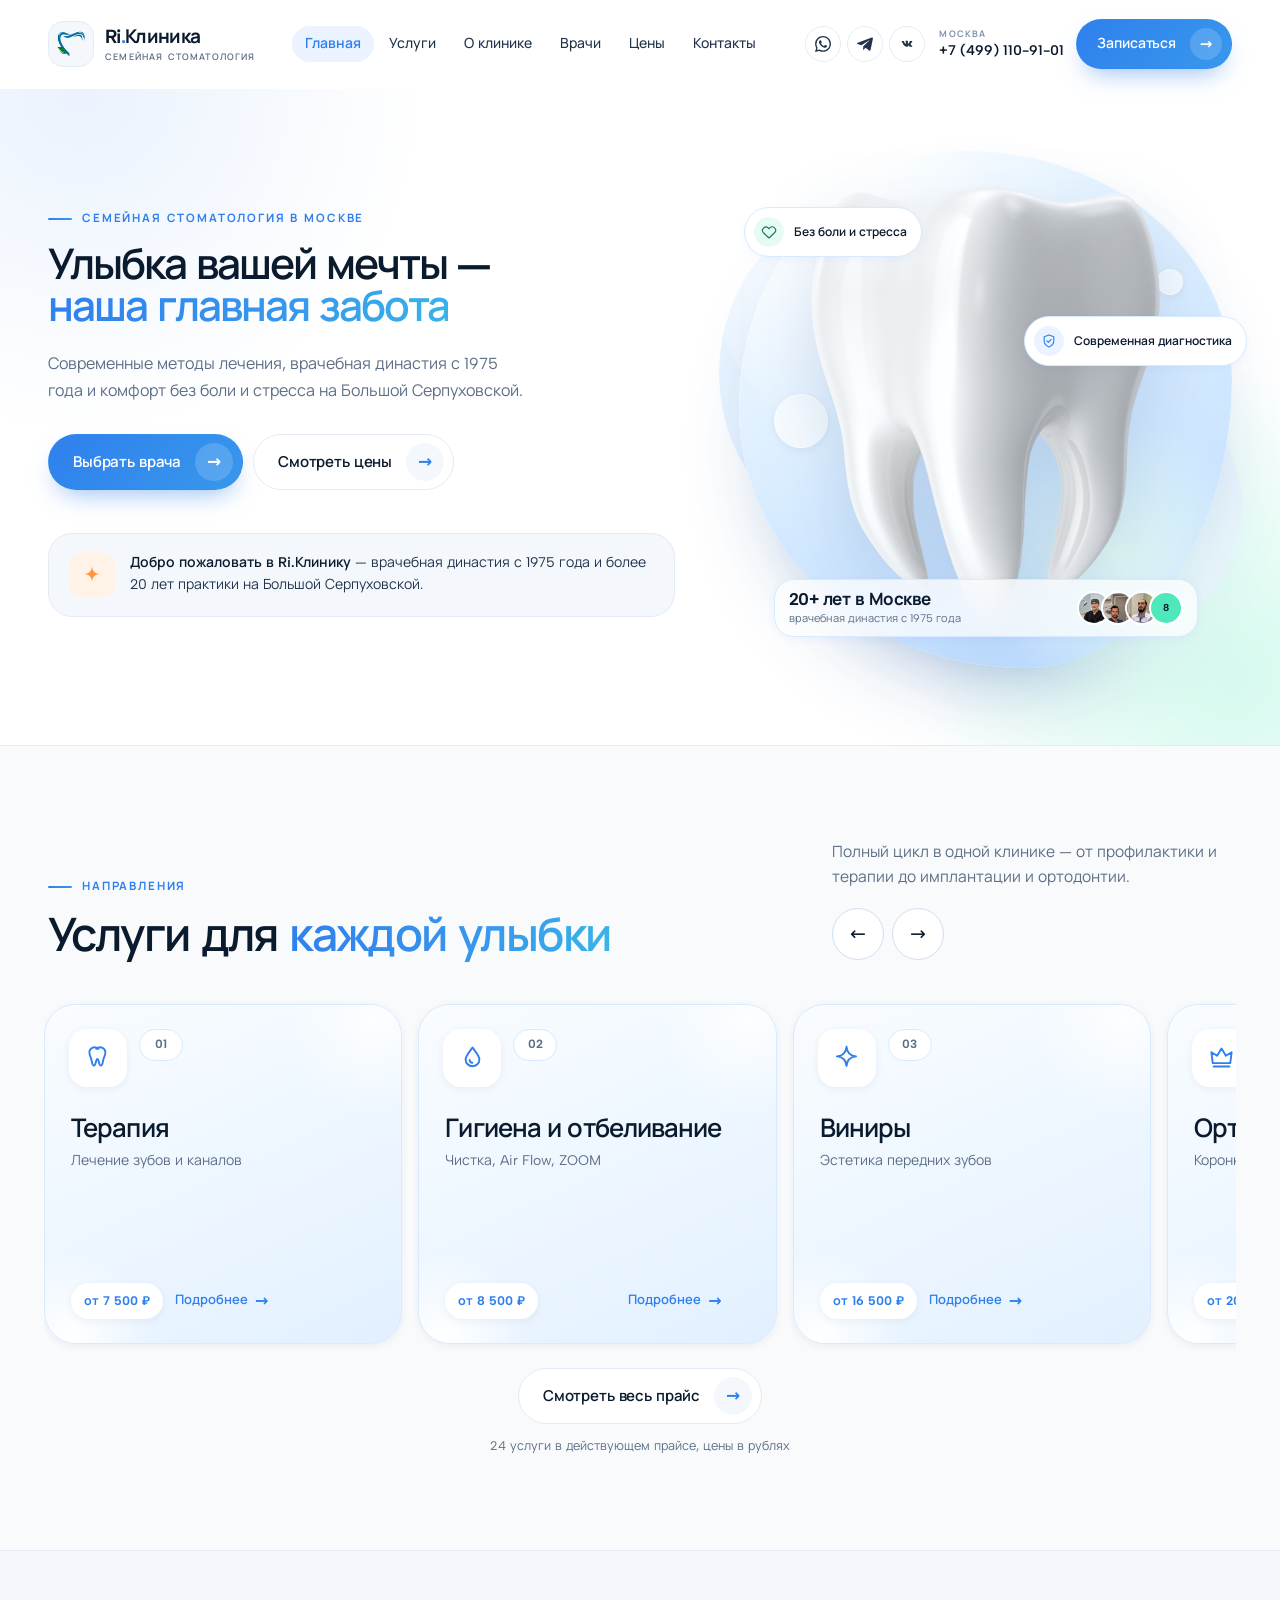
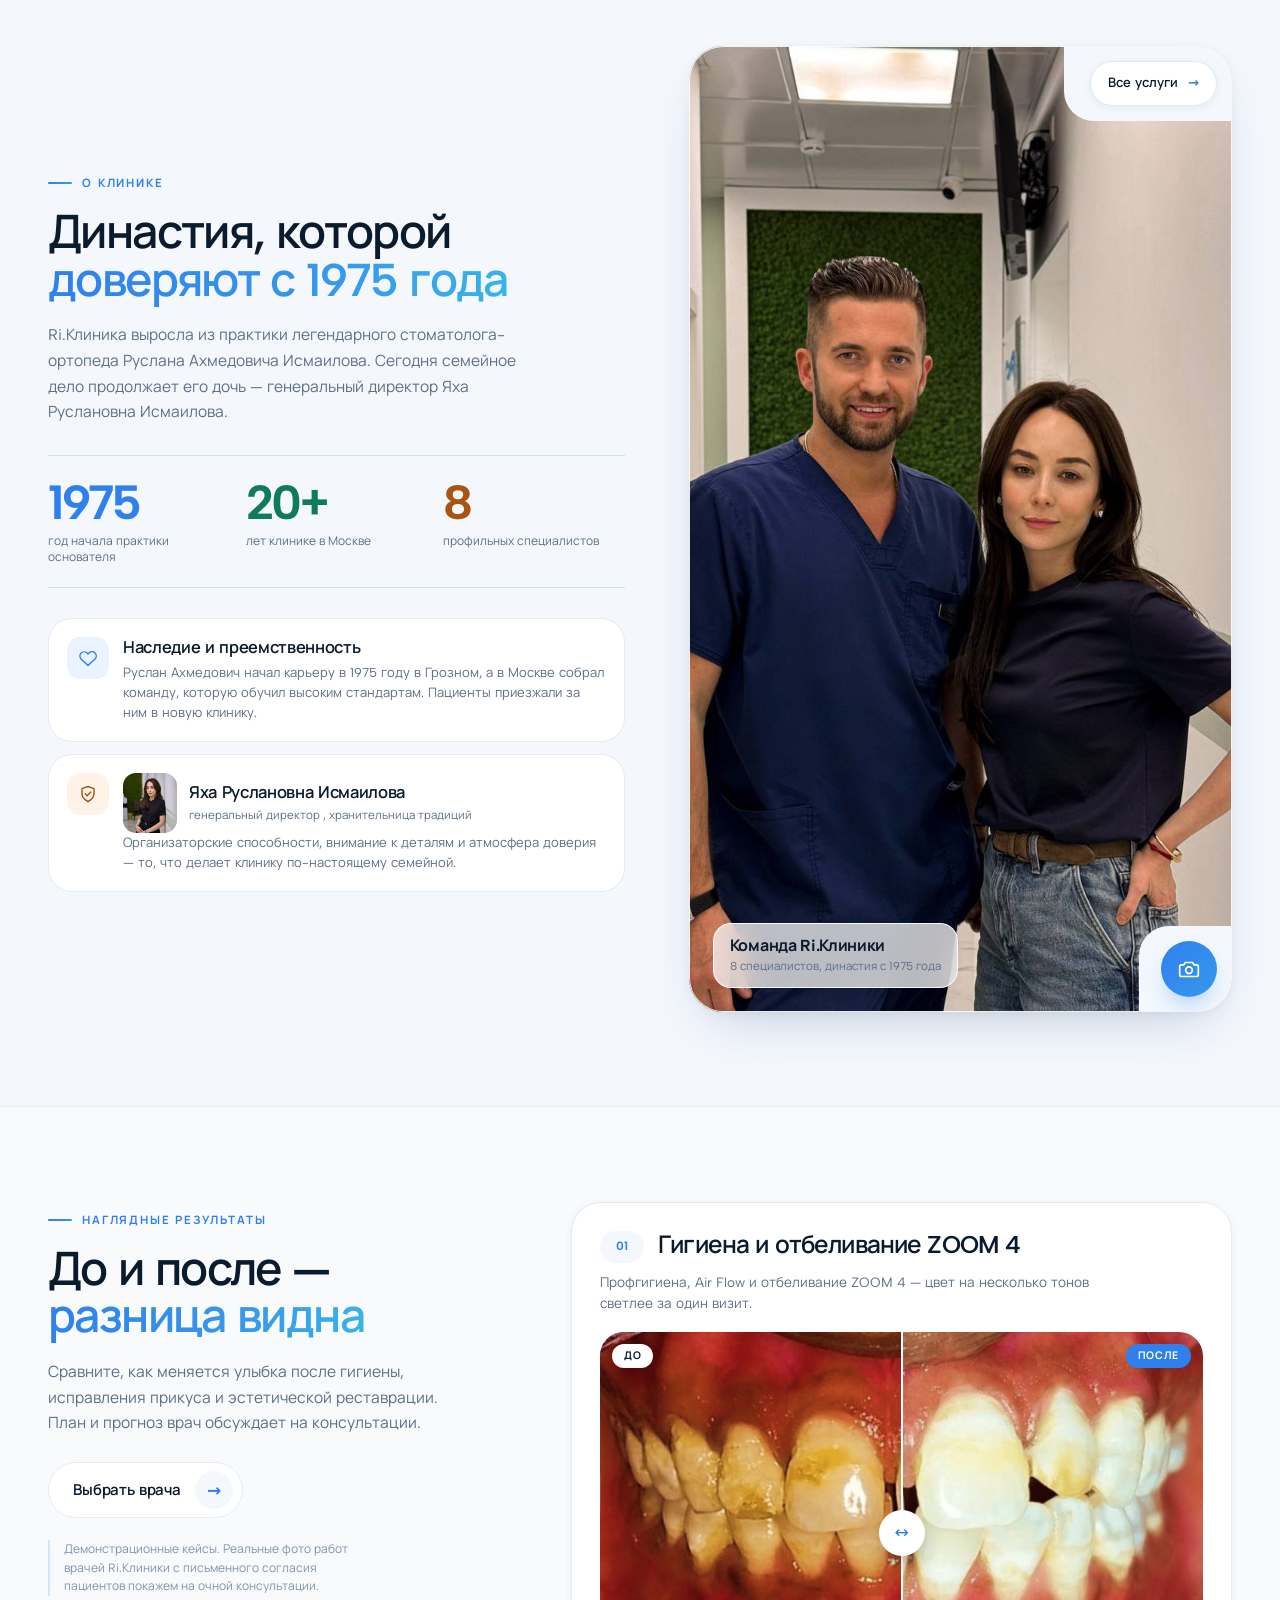
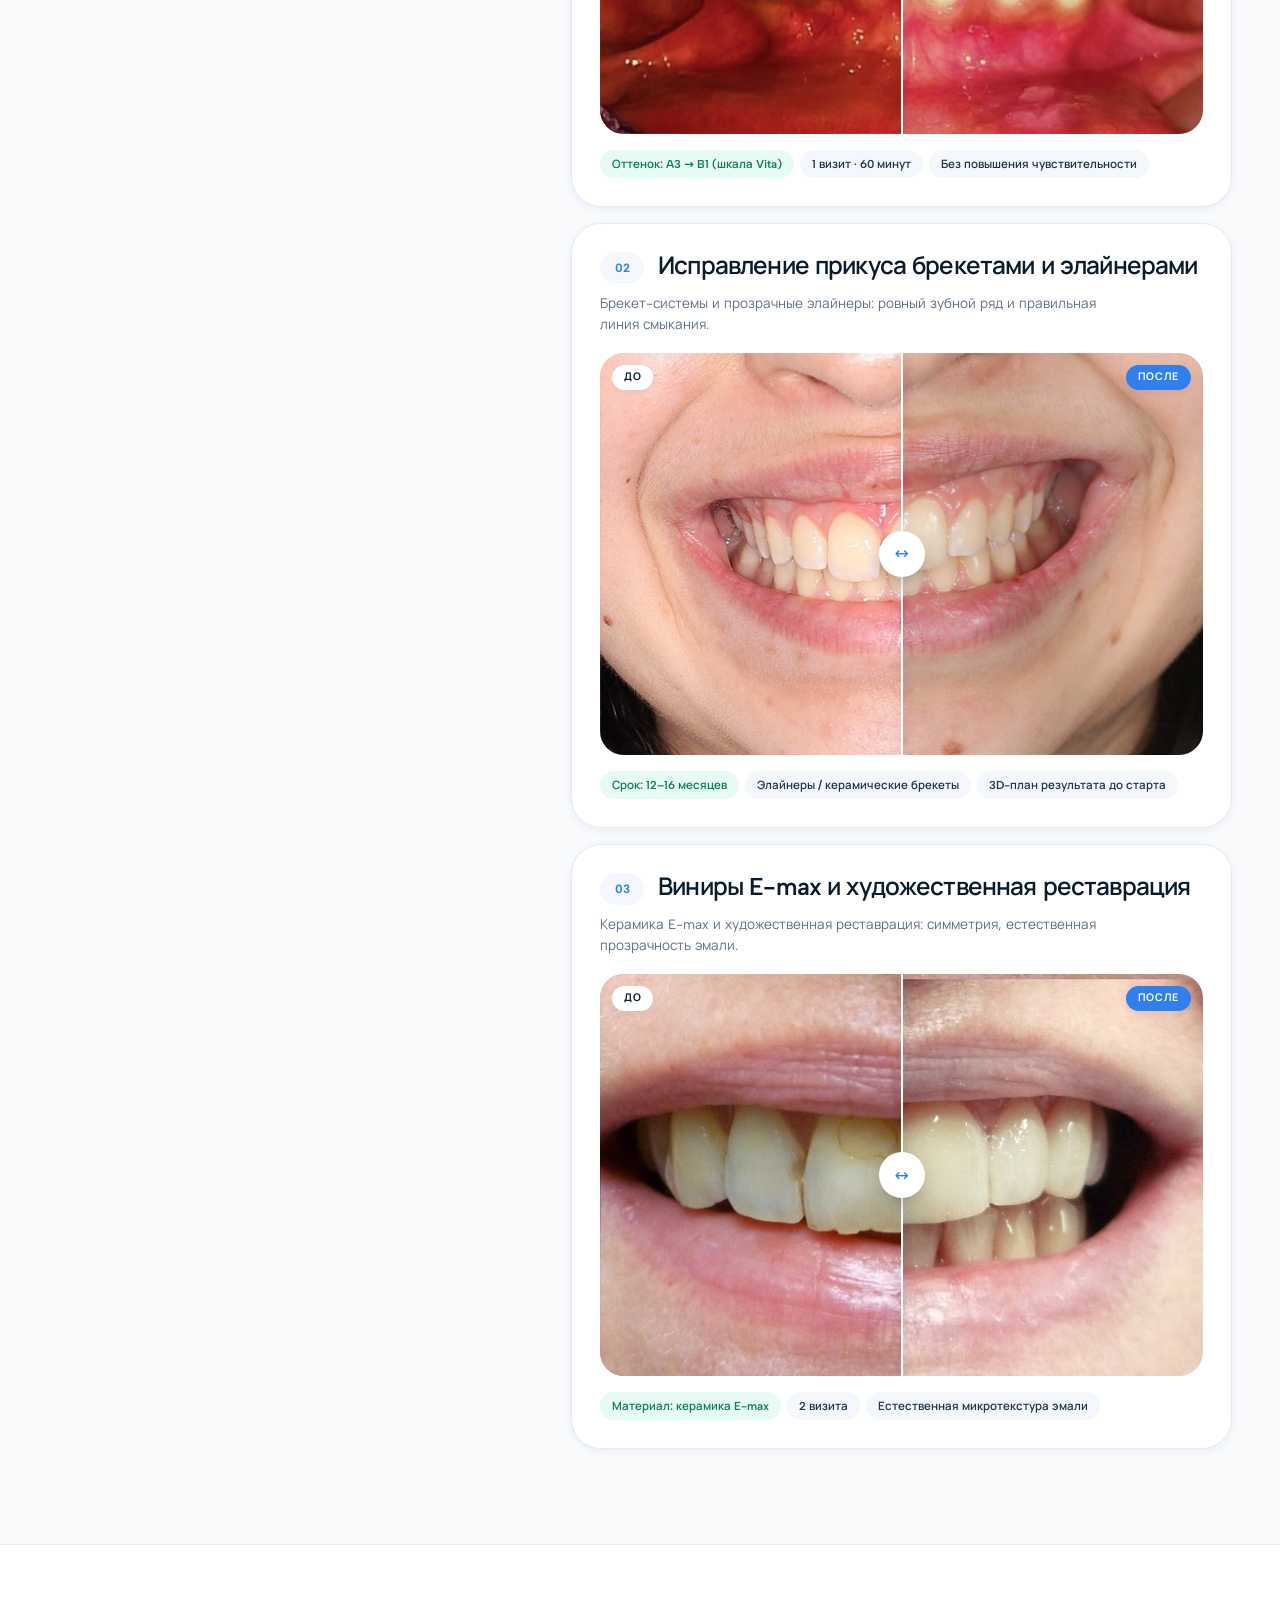
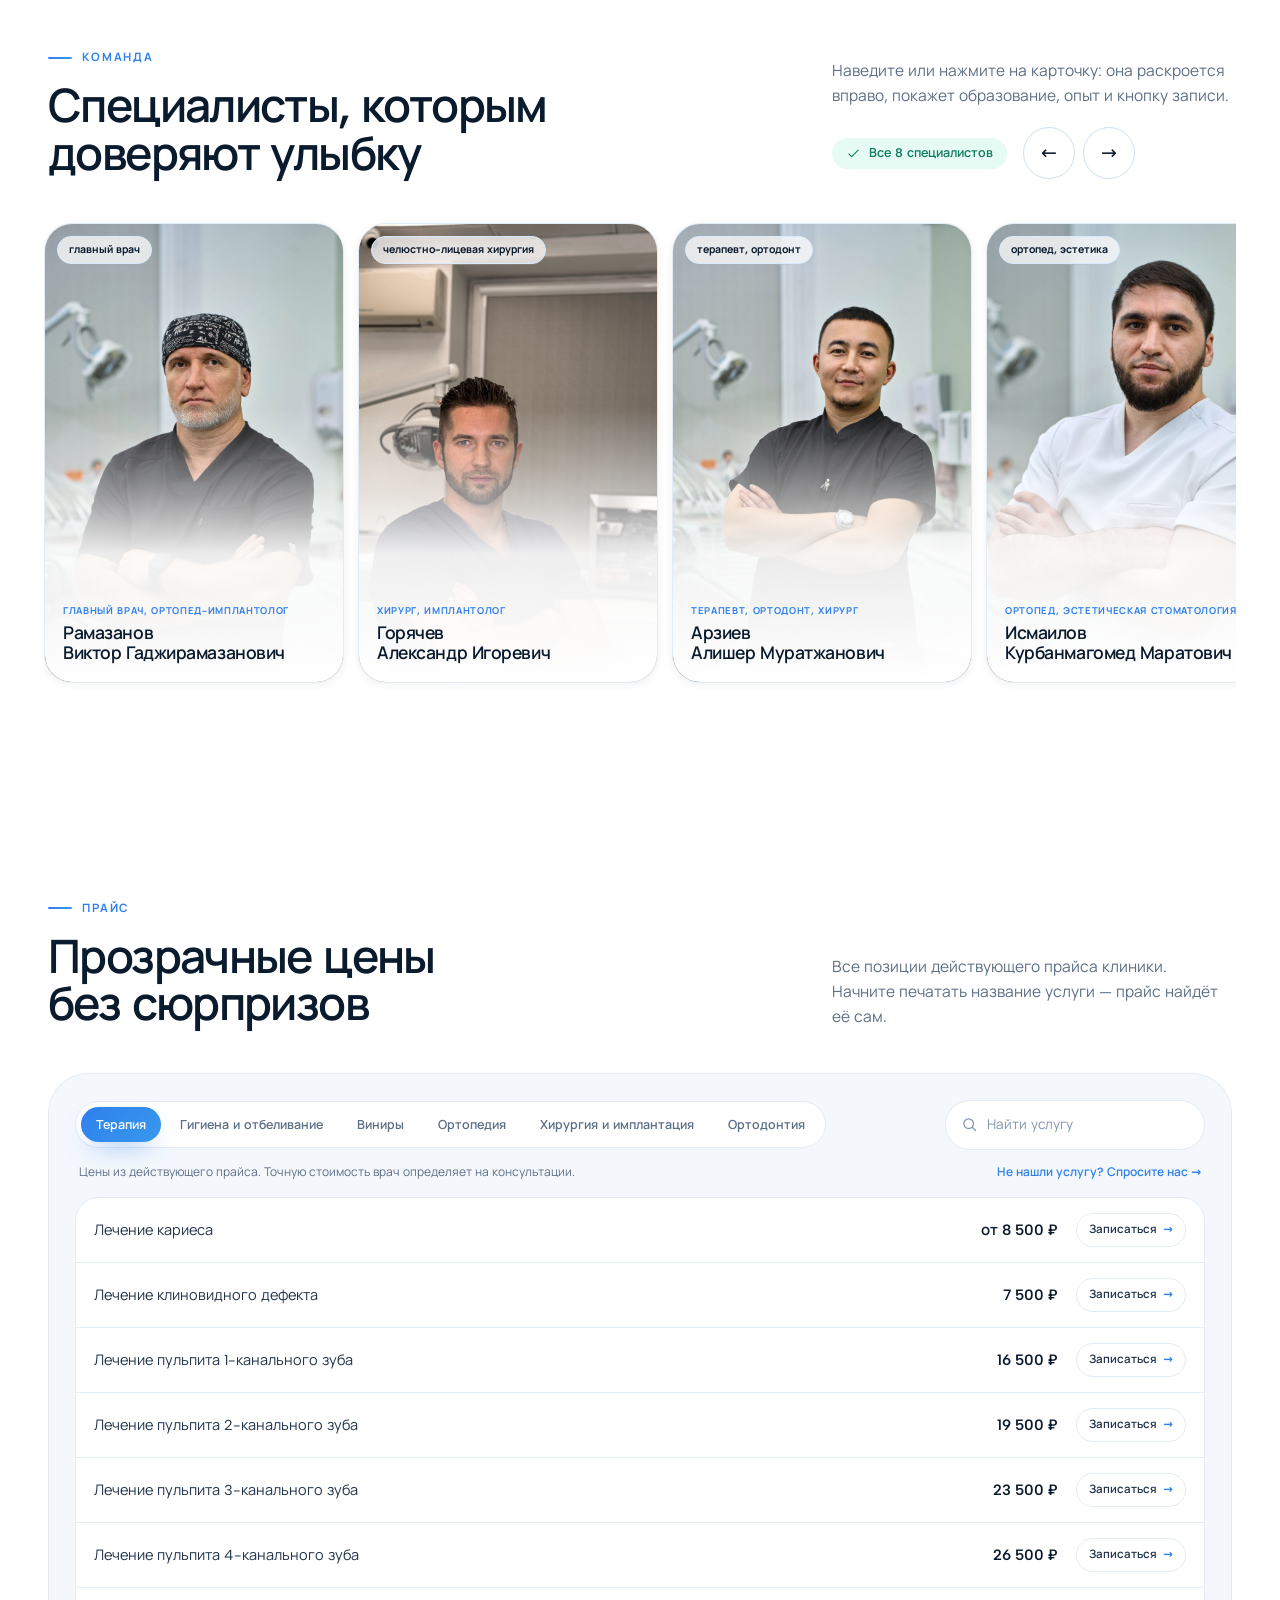
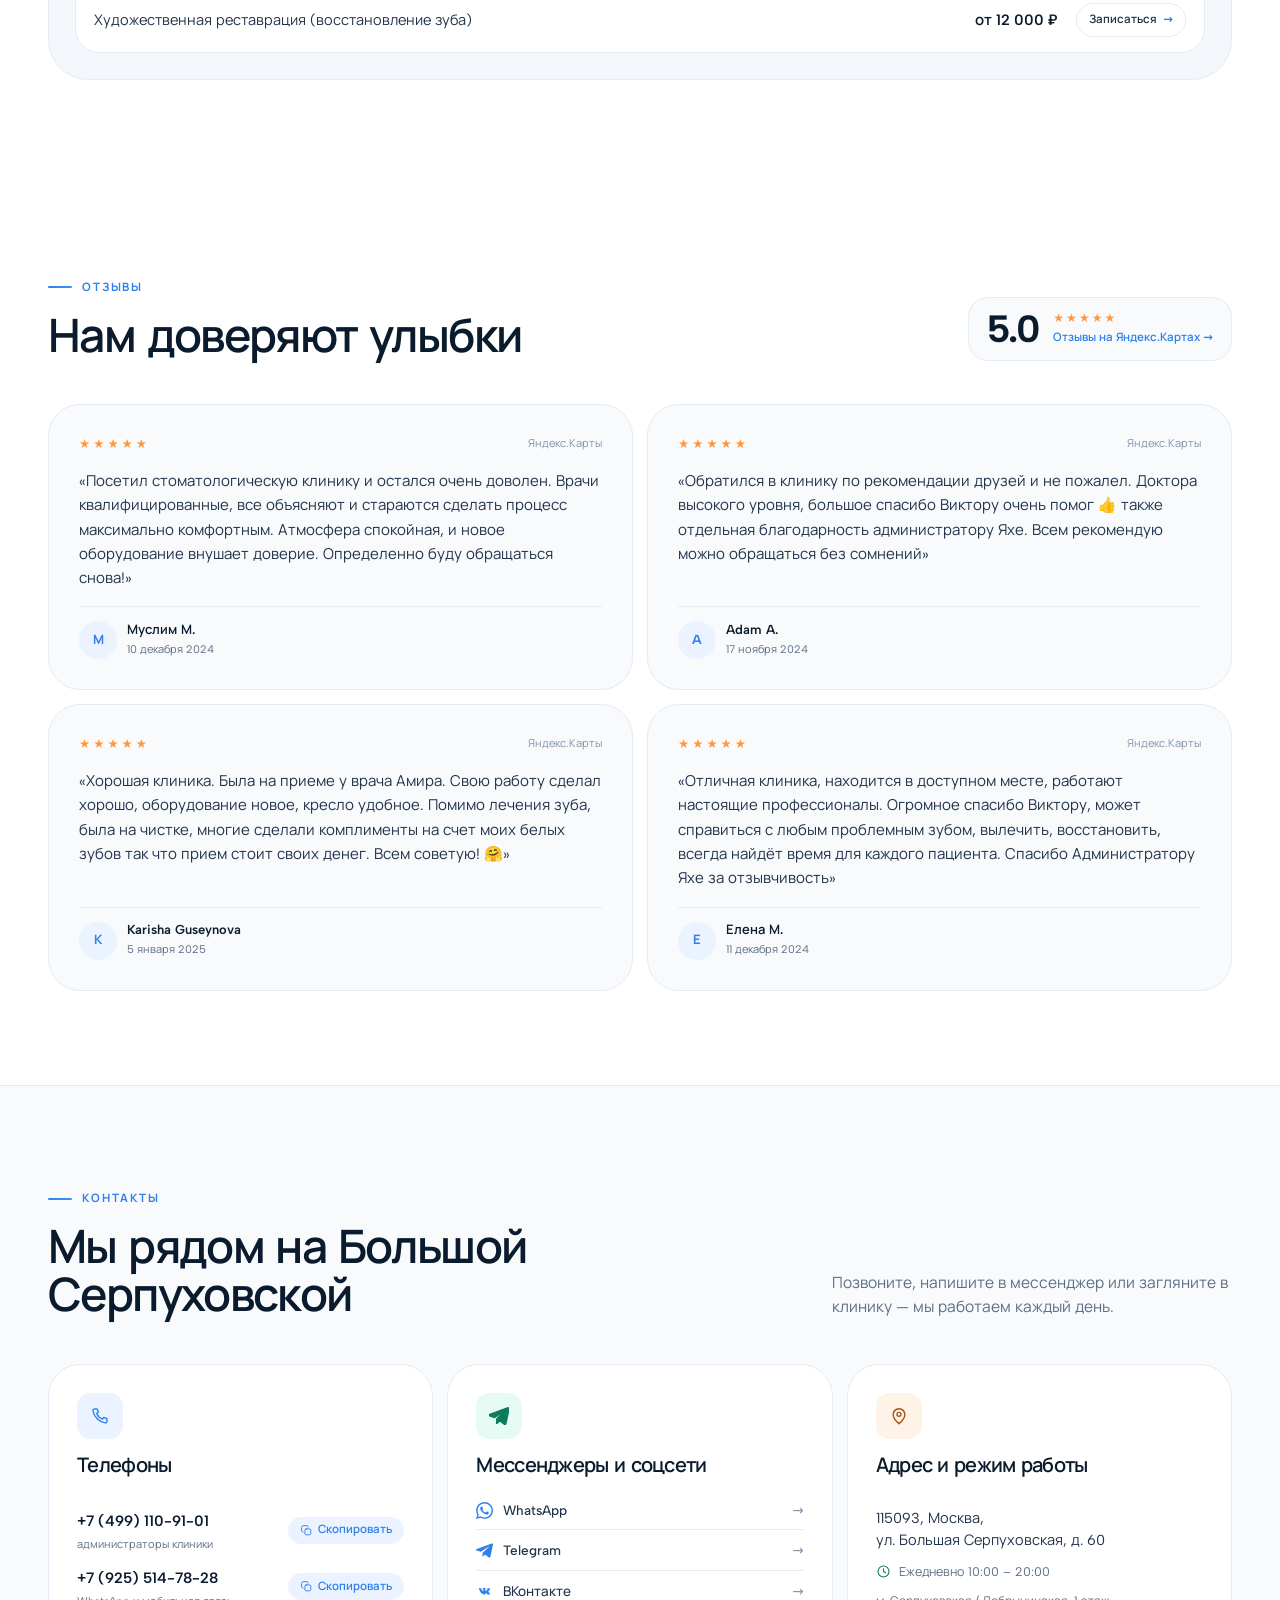
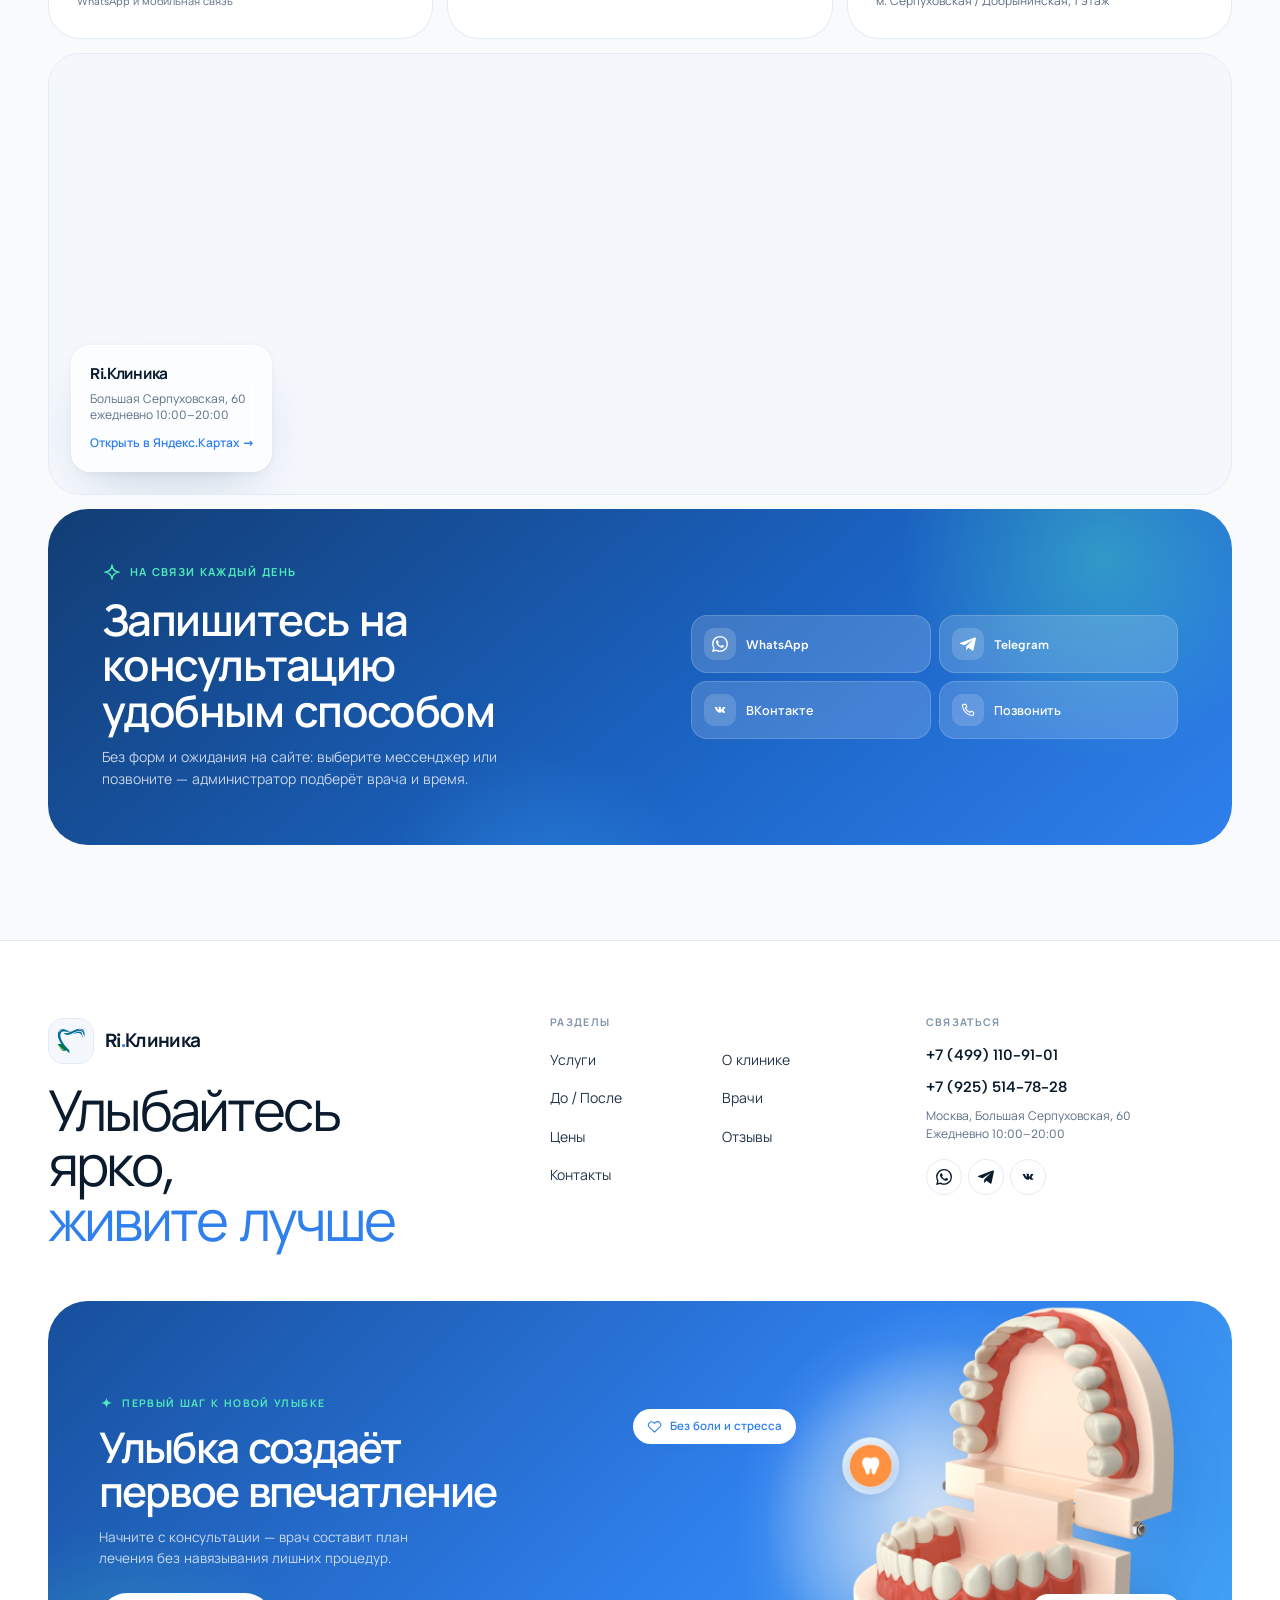
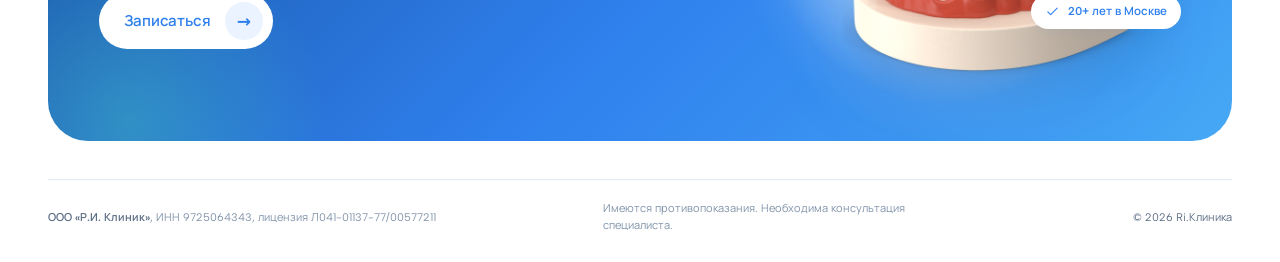
<file: index.html>
<!doctype html>
<html lang="ru" class="no-js">
<head>
  <meta charset="utf-8">
  <meta name="viewport" content="width=device-width, initial-scale=1">
  <title>Ri.Клиника — семейная стоматология на Большой Серпуховской</title>
  <meta name="description" content="Семейная стоматология Ri.Клиника в Москве: лечение, имплантация, ортодонтия, гигиена и эстетика. Врачебная династия с 1975 года. Большая Серпуховская, 60. Ежедневно 10:00–20:00.">
  <meta name="theme-color" content="#ffffff">
  <link rel="icon" href="assets/logo.png" type="image/png">
  <meta property="og:type" content="website">
  <meta property="og:site_name" content="Ri.Клиника">
  <meta property="og:locale" content="ru_RU">
  <meta property="og:url" content="https://cmexandgrex.github.io/r-clinic-demo/">
  <meta property="og:title" content="Ri.Клиника — семейная стоматология на Большой Серпуховской">
  <meta property="og:description" content="Семейная стоматология Ri.Клиника в Москве: лечение, имплантация, ортодонтия, гигиена и эстетика. Врачебная династия с 1975 года. Большая Серпуховская, 60.">
  <meta property="og:image" content="https://cmexandgrex.github.io/r-clinic-demo/assets/team-doctors-trio.jpg">
  <meta property="og:image:width" content="1680">
  <meta property="og:image:height" content="1120">
  <meta property="og:image:alt" content="Врачи Ri.Клиники">
  <meta name="twitter:card" content="summary_large_image">
  <link rel="preload" as="font" type="font/woff2" href="assets/fonts/albert-sans-latin.woff2" crossorigin>
  <link rel="preload" as="font" type="font/woff2" href="assets/fonts/manrope-cyrillic.woff2" crossorigin>
  <link rel="preload" as="image" href="assets/team-doctors-trio.jpg">
  <link rel="stylesheet" href="tokens.css">
  <link rel="stylesheet" href="base.css">
  <link rel="stylesheet" href="styles.css">
  <script>document.documentElement.classList.remove("no-js");document.documentElement.classList.add("js");</script>
</head>
<body>
  <a class="skip" href="#main">Перейти к содержанию</a>

  <svg xmlns="http://www.w3.org/2000/svg" aria-hidden="true" focusable="false" style="position:absolute;width:0;height:0;overflow:hidden">
    <symbol id="i-wa" viewBox="0 0 24 24"><path fill="currentColor" d="M17.47 14.38c-.3-.15-1.76-.87-2.03-.97-.27-.1-.47-.15-.67.15-.2.3-.77.97-.94 1.16-.17.2-.35.22-.64.08-.3-.15-1.26-.47-2.39-1.48-.88-.79-1.48-1.76-1.65-2.06-.18-.3-.02-.46.13-.6.13-.14.3-.35.44-.52.15-.17.2-.3.3-.5.1-.19.05-.37-.05-.52-.1-.15-.67-1.61-.92-2.2-.24-.58-.49-.5-.67-.51h-.57c-.2 0-.52.07-.79.37-.27.3-1.04 1.02-1.04 2.48s1.07 2.88 1.21 3.07c.15.2 2.1 3.2 5.08 4.49.71.3 1.26.49 1.69.62.71.23 1.36.2 1.87.12.57-.09 1.76-.72 2-1.41.25-.7.25-1.29.18-1.41-.08-.13-.28-.2-.58-.35M12.05 21.79h-.01a9.87 9.87 0 0 1-5.03-1.38l-.36-.21-3.74.98 1-3.65-.24-.37a9.86 9.86 0 0 1-1.51-5.26 9.9 9.9 0 0 1 9.89-9.89c2.64 0 5.12 1.03 6.99 2.9a9.83 9.83 0 0 1 2.89 6.99 9.9 9.9 0 0 1-9.88 9.89m8.41-18.3A11.82 11.82 0 0 0 12.05 0C5.5 0 .16 5.34.16 11.89c0 2.1.54 4.14 1.58 5.95L.06 24l6.3-1.65a11.88 11.88 0 0 0 5.69 1.45h.01c6.55 0 11.89-5.34 11.89-11.9 0-3.17-1.23-6.16-3.48-8.41"/></symbol>
    <symbol id="i-tg" viewBox="0 0 24 24"><path fill="currentColor" d="M23.91 3.79 20.3 20.84c-.25 1.21-.98 1.5-2 .94l-5.5-4.07-2.66 2.57c-.3.3-.55.56-1.1.56l.39-5.63L18.49 6.8c.4-.36-.09-.56-.63-.2L6.72 13.77.8 11.9c-1.28-.4-1.3-1.3.27-1.93L22.1 2.19c1.07-.4 2 .25 1.81 1.6Z"/></symbol>
    <symbol id="i-vk" viewBox="0 0 24 24"><path fill="currentColor" d="M12.79 16.24s.29-.03.44-.2c.13-.14.13-.42.13-.42s-.02-1.3.58-1.5c.58-.19 1.34 1.26 2.14 1.82.6.42 1.06.33 1.06.33l2.14-.03s1.12-.07.59-.95c-.04-.08-.31-.66-1.58-1.87-1.33-1.26-1.16-1.06.45-3.24.98-1.33 1.37-2.14 1.25-2.48-.12-.33-.84-.24-.84-.24l-2.4.01s-.18-.02-.31.06c-.13.08-.21.26-.21.26s-.39 1.04-.9 1.92c-1.07 1.85-1.5 1.95-1.68 1.83-.4-.27-.3-1.08-.3-1.65 0-1.8.27-2.55-.52-2.74-.26-.07-.46-.11-1.13-.12-.86-.01-1.6.01-2.01.21-.27.14-.48.44-.36.46.16.02.52.1.71.37.25.34.24 1.1.24 1.1s.14 2.11-.33 2.37c-.33.18-.77-.18-1.74-1.87-.49-.86-.86-1.81-.86-1.81s-.07-.18-.2-.27c-.16-.12-.37-.15-.37-.15l-2.29.01s-.34.01-.47.16c-.11.14-.01.41-.01.41s1.79 4.24 3.82 6.38c1.86 1.96 3.97 1.83 3.97 1.83h.95Z"/></symbol>
    <symbol id="i-phone" viewBox="0 0 24 24"><path d="M5.6 3.5h3l1.6 4-2.1 1.4a12.3 12.3 0 0 0 6.9 6.9l1.4-2.1 4 1.6v3a2 2 0 0 1-2.2 2A17.6 17.6 0 0 1 3.6 5.7a2 2 0 0 1 2-2.2Z"/></symbol>
    <symbol id="i-copy" viewBox="0 0 24 24"><rect x="9" y="9" width="11" height="11" rx="2.5"/><path d="M15 5.5A2.5 2.5 0 0 0 12.5 3H6.5A3.5 3.5 0 0 0 3 6.5v6A2.5 2.5 0 0 0 5.5 15"/></symbol>
    <symbol id="i-check" viewBox="0 0 24 24"><path d="m4.5 12.5 4.5 4.5L19.5 6.5"/></symbol>
    <symbol id="i-search" viewBox="0 0 24 24"><circle cx="10.8" cy="10.8" r="6.8"/><path d="m16 16 4.5 4.5"/></symbol>
    <symbol id="i-close" viewBox="0 0 24 24"><path d="m6 6 12 12M18 6 6 18"/></symbol>
    <symbol id="i-star" viewBox="0 0 24 24"><path fill="currentColor" d="m12 2.6 2.9 5.9 6.5.9-4.7 4.6 1.1 6.4-5.8-3-5.8 3 1.1-6.4L2.6 9.4l6.5-.9L12 2.6Z"/></symbol>
    <symbol id="i-shield" viewBox="0 0 24 24"><path d="M12 3 4.8 5.6v5.9c0 4.3 3 7.5 7.2 9.5 4.2-2 7.2-5.2 7.2-9.5V5.6L12 3Z"/><path d="m8.8 11.8 2.2 2.2 4.3-4.4"/></symbol>
    <symbol id="i-heart" viewBox="0 0 24 24"><path d="M20.4 5.9a5.1 5.1 0 0 0-7.2 0L12 7.1l-1.2-1.2a5.1 5.1 0 0 0-7.2 7.2L12 21l8.4-7.9a5.1 5.1 0 0 0 0-7.2Z"/></symbol>
    <symbol id="i-clock" viewBox="0 0 24 24"><circle cx="12" cy="12" r="8.8"/><path d="M12 7.5V12l3.2 2"/></symbol>
    <symbol id="i-pin" viewBox="0 0 24 24"><path d="M19 10.2c0 5.2-7 11-7 11s-7-5.8-7-11a7 7 0 0 1 14 0Z"/><circle cx="12" cy="10" r="2.4"/></symbol>
    <symbol id="i-camera" viewBox="0 0 24 24"><path d="M4.5 7.8h2.4l1.5-2.3h7.2l1.5 2.3h2.4a1.8 1.8 0 0 1 1.8 1.8v8.1a1.8 1.8 0 0 1-1.8 1.8h-15a1.8 1.8 0 0 1-1.8-1.8V9.6a1.8 1.8 0 0 1 1.8-1.8Z"/><circle cx="12" cy="13.2" r="3.3"/></symbol>
    <symbol id="i-spark" viewBox="0 0 24 24"><path d="M12 2.5c.5 5.4 3.1 8 8.5 8.5-5.4.5-8 3.1-8.5 8.5-.5-5.4-3.1-8-8.5-8.5 5.4-.5 8-3.1 8.5-8.5Z"/></symbol>
    <symbol id="i-tooth" viewBox="0 0 24 24"><path d="M12 4.3C10.4 3 8.2 2.5 6.4 3.4 4.2 4.6 3.5 7.2 4.2 9.6c.4 1.5 1.1 2.8 1.5 4.3.5 1.9.6 5 2.1 5.3 1.4.3 1.7-2.6 2.2-4.3.2-.7.5-1.6 1-1.6s.8.9 1 1.6c.5 1.7.8 4.6 2.2 4.3 1.5-.3 1.6-3.4 2.1-5.3.4-1.5 1.1-2.8 1.5-4.3.7-2.4 0-5-2.2-6.2-1.8-.9-4-.4-5.6.9Z"/></symbol>
    <symbol id="i-drop" viewBox="0 0 24 24"><path d="M12 3.2c3.1 4.2 6.1 7.4 6.1 10.5a6.1 6.1 0 0 1-12.2 0C5.9 10.6 8.9 7.4 12 3.2Z"/><path d="M9.5 14.2a2.6 2.6 0 0 0 2.4 2.5"/></symbol>
    <symbol id="i-crown" viewBox="0 0 24 24"><path d="M4.2 17 3 7.3l5.1 3.1L12 4l3.9 6.4L21 7.3 19.8 17H4.2Z"/><path d="M5 20h14"/></symbol>
    <symbol id="i-implant" viewBox="0 0 24 24"><path d="M9 3.5h6v4H9z"/><path d="M9.6 7.5h4.8l-.7 3H10.3z"/><path d="M10.3 10.5h3.4l-.6 3h-2.2z"/><path d="M11 13.5h2l-.5 3.5h-1z"/><path d="M12 17v3.5"/></symbol>
    <symbol id="i-align" viewBox="0 0 24 24"><path d="M4 8.5h16M4 15.5h16"/><path d="M8 5.5v6M16 5.5v6M9.5 12.5v6M14.5 12.5v6"/></symbol>
  </svg>

  <header class="site-header" data-header>
    <div class="container header__inner">
      <a class="brand" href="index.html" aria-label="Ri.Клиника — на главную">
        <span class="brand__mark"><img src="assets/logo.png" alt="" width="34" height="34"></span>
        <span class="brand__name">Ri<span class="brand__dot">.</span>Клиника<small class="brand__tag">семейная стоматология</small></span>
      </a>

      <nav class="nav" aria-label="Основная навигация">
        <a href="#top" aria-current="page">Главная</a>
        <a href="#services">Услуги</a>
        <a href="#about">О клинике</a>
        <a href="#doctors">Врачи</a>
        <a href="#prices">Цены</a>
        <a href="#contacts">Контакты</a>
      </nav>

      <div class="header__actions">
        <div class="header__social">
          <a class="social-btn" href="https://wa.me/79255147828" target="_blank" rel="noopener" aria-label="Ri.Клиника в WhatsApp"><svg class="icon icon--fill"><use href="#i-wa"/></svg></a>
          <a class="social-btn" href="https://t.me/+79255147828" target="_blank" rel="noopener" aria-label="Ri.Клиника в Telegram"><svg class="icon icon--fill"><use href="#i-tg"/></svg></a>
          <a class="social-btn" href="https://vk.com/search?c%5Bq%5D=%D0%A0.%D0%98.%20%D0%9A%D0%BB%D0%B8%D0%BD%D0%B8%D0%BA&c%5Bsection%5D=communities" target="_blank" rel="noopener" aria-label="Ri.Клиника во ВКонтакте"><svg class="icon icon--fill"><use href="#i-vk"/></svg></a>
        </div>
        <a class="header__phone" href="tel:+74991109101"><span>Москва</span>+7 (499) 110-91-01</a>
        <button class="btn btn--primary btn--compact" type="button" data-book>Записаться <span class="btn__arrow" aria-hidden="true">→</span></button>
        <button class="menu-toggle" type="button" data-menu-open aria-label="Открыть меню" aria-controls="mobile-drawer" aria-expanded="false">
          <span></span><span></span><span></span>
        </button>
      </div>
    </div>
  </header>

  <div class="drawer" id="mobile-drawer" data-drawer aria-hidden="true">
    <div class="drawer__scrim" data-menu-close></div>
    <div class="drawer__panel" inert tabindex="-1">
      <div class="drawer__head">
        <a class="brand" href="index.html" aria-label="Ri.Клиника — на главную">
          <span class="brand__mark"><img src="assets/logo.png" alt="" width="34" height="34"></span>
          <span class="brand__name">Ri<span class="brand__dot">.</span>Клиника</span>
        </a>
        <button class="drawer__close" type="button" data-menu-close aria-label="Закрыть меню">
          <svg class="icon"><use href="#i-close"/></svg>
        </button>
      </div>
      <nav class="drawer__nav" aria-label="Мобильная навигация">
        <a href="#top">Главная <span aria-hidden="true">→</span></a>
        <a href="#services">Услуги <span aria-hidden="true">→</span></a>
        <a href="#about">О клинике <span aria-hidden="true">→</span></a>
        <a href="#results">До / После <span aria-hidden="true">→</span></a>
        <a href="#doctors">Врачи <span aria-hidden="true">→</span></a>
        <a href="#prices">Цены <span aria-hidden="true">→</span></a>
        <a href="#reviews">Отзывы <span aria-hidden="true">→</span></a>
        <a href="#contacts">Контакты <span aria-hidden="true">→</span></a>
      </nav>
      <div class="drawer__contact">
        <a class="drawer__phone" href="tel:+74991109101">+7 (499) 110-91-01</a>
        <p class="drawer__note">Ежедневно с 10:00 до 20:00<br>Москва, Большая Серпуховская, 60</p>
        <button class="btn btn--primary" type="button" data-book>Записаться <span class="btn__arrow" aria-hidden="true">→</span></button>
        <div class="drawer__socials">
          <a class="social-btn" href="https://wa.me/79255147828" target="_blank" rel="noopener" aria-label="WhatsApp"><svg class="icon icon--fill"><use href="#i-wa"/></svg></a>
          <a class="social-btn" href="https://t.me/+79255147828" target="_blank" rel="noopener" aria-label="Telegram"><svg class="icon icon--fill"><use href="#i-tg"/></svg></a>
          <a class="social-btn" href="https://vk.com/search?c%5Bq%5D=%D0%A0.%D0%98.%20%D0%9A%D0%BB%D0%B8%D0%BD%D0%B8%D0%BA&c%5Bsection%5D=communities" target="_blank" rel="noopener" aria-label="ВКонтакте"><svg class="icon icon--fill"><use href="#i-vk"/></svg></a>
        </div>
      </div>
    </div>
  </div>

  <main id="main">
    <section class="hero" id="top" aria-labelledby="hero-title">
      <div class="container hero__grid">
        <div class="hero__copy" data-reveal>
          <p class="eyebrow">Семейная стоматология в Москве</p>
          <h1 id="hero-title">Улыбка вашей мечты —<br><span class="grad-text">наша главная забота</span></h1>
          <p class="hero__lead">Современные методы лечения, врачебная династия с 1975 года и комфорт без боли и стресса на Большой Серпуховской.</p>
          <div class="hero__actions">
            <a class="btn btn--primary" href="#doctors">Выбрать врача <span class="btn__arrow" aria-hidden="true">→</span></a>
            <a class="btn btn--ghost" href="#prices">Смотреть цены <span class="btn__arrow" aria-hidden="true">→</span></a>
          </div>
          <div class="hero__welcome">
            <span class="hero__star" aria-hidden="true"><svg class="icon"><use href="#i-spark"/></svg></span>
            <p><strong>Добро пожаловать в Ri.Клинику</strong> — врачебная династия с 1975 года и более 20 лет практики на Большой Серпуховской.</p>
          </div>
        </div>

        <div class="hero__visual" data-reveal>
          <div class="hero__cloud">
            <span class="hero__bubble hero__bubble--one" aria-hidden="true"></span>
            <span class="hero__bubble hero__bubble--two" aria-hidden="true"></span>
            <img class="hero__tooth" src="assets/tooth-3d.png" alt="3D-модель здорового зуба — символ Ri.Клиники" width="468" height="585" fetchpriority="high">
            <span class="chip chip--one"><span class="chip__icon"><svg class="icon"><use href="#i-heart"/></svg></span>Без боли и стресса</span>
            <span class="chip chip--two"><span class="chip__icon"><svg class="icon"><use href="#i-shield"/></svg></span>Современная диагностика</span>
            <div class="hero__badge">
              <div><strong>20+ лет в Москве</strong><span>врачебная династия с 1975 года</span></div>
              <div class="avatars" aria-hidden="true">
                <img src="assets/doctor-ramazanov-viktor.jpg" alt="" width="34" height="34">
                <img src="assets/doctor-goryachev-aleksandr.jpg" alt="" width="34" height="34">
                <img src="assets/doctor-mammaev-amir.jpg" alt="" width="34" height="34">
                <em>8</em>
              </div>
            </div>
          </div>
        </div>
      </div>
    </section>

    <section class="section directions" id="services" aria-labelledby="services-title">
      <div class="container">
        <div class="section__head" data-reveal>
          <div>
            <p class="eyebrow">Направления</p>
            <h2 id="services-title">Услуги для <span class="grad-text">каждой улыбки</span></h2>
          </div>
          <div class="section__aside">
            <p class="section__lead">Полный цикл в одной клинике — от профилактики и терапии до имплантации и ортодонтии.</p>
            <div class="carousel-nav" aria-label="Листать направления">
              <button class="carousel-btn" type="button" data-carousel-prev aria-label="Предыдущее направление">←</button>
              <button class="carousel-btn" type="button" data-carousel-next aria-label="Следующее направление">→</button>
            </div>
          </div>
        </div>

        <div class="directions__viewport" data-carousel data-reveal tabindex="0" aria-label="Направления клиники, прокручиваемая лента">
          <button class="direction-card" type="button" data-direction="therapy">
            <span class="direction-card__top">
              <span class="direction-card__icon"><svg class="icon"><use href="#i-tooth"/></svg></span>
              <span class="direction-card__num">01</span>
            </span>
            <span class="direction-card__body">
              <span class="direction-card__title">Терапия</span>
              <span class="direction-card__meta">Лечение зубов и каналов</span>
              <span class="direction-card__foot">
                <span class="direction-card__price">от 7 500 ₽</span>
                <span class="direction-card__more">Подробнее <span aria-hidden="true">→</span></span>
              </span>
            </span>
          </button>
          <button class="direction-card" type="button" data-direction="hygiene">
            <span class="direction-card__top">
              <span class="direction-card__icon"><svg class="icon"><use href="#i-drop"/></svg></span>
              <span class="direction-card__num">02</span>
            </span>
            <span class="direction-card__body">
              <span class="direction-card__title">Гигиена и отбеливание</span>
              <span class="direction-card__meta">Чистка, Air Flow, ZOOM</span>
              <span class="direction-card__foot">
                <span class="direction-card__price">от 8 500 ₽</span>
                <span class="direction-card__more">Подробнее <span aria-hidden="true">→</span></span>
              </span>
            </span>
          </button>
          <button class="direction-card" type="button" data-direction="aesthetic">
            <span class="direction-card__top">
              <span class="direction-card__icon"><svg class="icon"><use href="#i-spark"/></svg></span>
              <span class="direction-card__num">03</span>
            </span>
            <span class="direction-card__body">
              <span class="direction-card__title">Виниры</span>
              <span class="direction-card__meta">Эстетика передних зубов</span>
              <span class="direction-card__foot">
                <span class="direction-card__price">от 16 500 ₽</span>
                <span class="direction-card__more">Подробнее <span aria-hidden="true">→</span></span>
              </span>
            </span>
          </button>
          <button class="direction-card" type="button" data-direction="prosthetics">
            <span class="direction-card__top">
              <span class="direction-card__icon"><svg class="icon"><use href="#i-crown"/></svg></span>
              <span class="direction-card__num">04</span>
            </span>
            <span class="direction-card__body">
              <span class="direction-card__title">Ортопедия</span>
              <span class="direction-card__meta">Коронки и протезы</span>
              <span class="direction-card__foot">
                <span class="direction-card__price">от 20 000 ₽</span>
                <span class="direction-card__more">Подробнее <span aria-hidden="true">→</span></span>
              </span>
            </span>
          </button>
          <button class="direction-card" type="button" data-direction="surgery">
            <span class="direction-card__top">
              <span class="direction-card__icon"><svg class="icon"><use href="#i-implant"/></svg></span>
              <span class="direction-card__num">05</span>
            </span>
            <span class="direction-card__body">
              <span class="direction-card__title">Хирургия и имплантация</span>
              <span class="direction-card__meta">Удаление, Dentium, Straumann</span>
              <span class="direction-card__foot">
                <span class="direction-card__price">от 6 500 ₽</span>
                <span class="direction-card__more">Подробнее <span aria-hidden="true">→</span></span>
              </span>
            </span>
          </button>
          <button class="direction-card" type="button" data-direction="orthodontics">
            <span class="direction-card__top">
              <span class="direction-card__icon"><svg class="icon"><use href="#i-align"/></svg></span>
              <span class="direction-card__num">06</span>
            </span>
            <span class="direction-card__body">
              <span class="direction-card__title">Ортодонтия</span>
              <span class="direction-card__meta">Брекеты и элайнеры</span>
              <span class="direction-card__foot">
                <span class="direction-card__price">от 160 000 ₽</span>
                <span class="direction-card__more">Подробнее <span aria-hidden="true">→</span></span>
              </span>
            </span>
          </button>
        </div>

        <div class="directions__foot">
          <a class="btn btn--ghost" href="#prices">Смотреть весь прайс <span class="btn__arrow" aria-hidden="true">→</span></a>
          <p>24 услуги в действующем прайсе, цены в рублях</p>
        </div>
      </div>
    </section>

    <section class="section about" id="about" aria-labelledby="about-title">
      <div class="container about__grid">
        <div class="about__copy" data-reveal>
          <p class="eyebrow">О клинике</p>
          <h2 id="about-title">Династия, которой <span class="grad-text">доверяют с 1975 года</span></h2>
          <p class="about__lead">Ri.Клиника выросла из практики легендарного стоматолога-ортопеда Руслана Ахмедовича Исмаилова. Сегодня семейное дело продолжает его дочь — генеральный директор Яха Руслановна Исмаилова.</p>

          <div class="about__stats">
            <div class="about__stat"><strong data-count="1975">1975</strong><span>год начала практики основателя</span></div>
            <div class="about__stat"><strong data-count="20" data-suffix="+">20+</strong><span>лет клинике в Москве</span></div>
            <div class="about__stat"><strong data-count="8">8</strong><span>профильных специалистов</span></div>
          </div>

          <div class="about__cards">
            <article class="about-card">
              <span class="about-card__icon" aria-hidden="true"><svg class="icon"><use href="#i-heart"/></svg></span>
              <div>
                <h3>Наследие и преемственность</h3>
                <p>Руслан Ахмедович начал карьеру в 1975 году в Грозном, а в Москве собрал команду, которую обучил высоким стандартам. Пациенты приезжали за ним в новую клинику.</p>
              </div>
            </article>
            <article class="about-card">
              <span class="about-card__icon" aria-hidden="true"><svg class="icon"><use href="#i-shield"/></svg></span>
              <div>
                <div class="about-card__person">
                  <img src="assets/director-ismailova-yakha.jpg" alt="Яха Руслановна Исмаилова, генеральный директор Ri.Клиники" width="54" height="60" loading="lazy">
                  <div>
                    <h3>Яха Руслановна Исмаилова</h3>
                    <span>генеральный директор , хранительница традиций</span>
                  </div>
                </div>
                <p>Организаторские способности, внимание к деталям и атмосфера доверия — то, что делает клинику по-настоящему семейной.</p>
              </div>
            </article>
          </div>
        </div>

        <div class="about__visual" data-reveal>
          <figure class="about__frame">
            <img src="assets/team-goryachev-yakha.jpg" alt="Александр Горячев и генеральный директор Яха Руслановна Исмаилова в клинике" width="720" height="1280" loading="lazy">
            <figcaption class="about__caption">
              <strong>Команда Ri.Клиники</strong>
              <span>8 специалистов, династия с 1975 года</span>
            </figcaption>
            <div class="about__notch about__notch--top">
              <a class="about__services" href="#services">Все услуги <span aria-hidden="true">→</span></a>
            </div>
            <div class="about__notch about__notch--bottom">
              <button class="about__gallery" type="button" data-gallery aria-label="Открыть фотогалерею кабинетов">
                <svg class="icon"><use href="#i-camera"/></svg>
              </button>
            </div>
          </figure>
        </div>
      </div>
    </section>

    <section class="section results" id="results" aria-labelledby="results-title">
      <div class="container results__grid">
        <div class="results__intro">
          <p class="eyebrow">Наглядные результаты</p>
          <h2 id="results-title">До и после — <span class="grad-text">разница видна</span></h2>
          <p class="results__lead">Сравните, как меняется улыбка после гигиены, исправления прикуса и эстетической реставрации. План и прогноз врач обсуждает на консультации.</p>
          <a class="btn btn--ghost" href="#doctors">Выбрать врача <span class="btn__arrow" aria-hidden="true">→</span></a>
          <p class="results__note">Демонстрационные кейсы. Реальные фото работ врачей Ri.Клиники с письменного согласия пациентов покажем на очной консультации.</p>
        </div>

        <div class="results__list">
          <article class="result-card" data-reveal>
            <div class="result-card__head">
              <span class="result-card__num">01</span>
              <h3>Гигиена и отбеливание ZOOM 4</h3>
            </div>
            <p class="result-card__desc">Профгигиена, Air Flow и отбеливание ZOOM 4 — цвет на несколько тонов светлее за один визит.</p>
            <div class="ba-slider" data-compare style="--pos: 50%">
              <figure class="ba-slider__layer ba-slider__layer--after">
                <img src="assets/case-1-after.jpg" alt="Улыбка после профессиональной гигиены и отбеливания ZOOM 4: естественный белый оттенок B1" width="750" height="438" loading="lazy" decoding="async">
              </figure>
              <figure class="ba-slider__layer ba-slider__layer--before" aria-hidden="true">
                <img src="assets/case-1-before.jpg" alt="" width="750" height="435" loading="lazy" decoding="async">
              </figure>
              <span class="ba-slider__tag ba-slider__tag--before">До</span>
              <span class="ba-slider__tag ba-slider__tag--after">После</span>
              <span class="ba-slider__line" aria-hidden="true"><span class="ba-slider__grip">↔</span></span>
              <input class="ba-slider__range" type="range" min="0" max="100" step="1" value="50" aria-label="Сравнение до и после: гигиена и отбеливание ZOOM 4">
            </div>
            <ul class="result-card__facts">
              <li>Оттенок: A3 <span aria-hidden="true">→</span> B1 (шкала Vita)</li>
              <li>1 визит · 60 минут</li>
              <li>Без повышения чувствительности</li>
            </ul>
          </article>

          <article class="result-card" data-reveal>
            <div class="result-card__head">
              <span class="result-card__num">02</span>
              <h3>Исправление прикуса брекетами и элайнерами</h3>
            </div>
            <p class="result-card__desc">Брекет-системы и прозрачные элайнеры: ровный зубной ряд и правильная линия смыкания.</p>
            <div class="ba-slider" data-compare style="--pos: 50%">
              <figure class="ba-slider__layer ba-slider__layer--after">
                <img src="assets/case-2-after.jpg" alt="Улыбка после ортодонтического лечения: ровный зубной ряд без аппарата" width="1400" height="851" loading="lazy" decoding="async">
              </figure>
              <figure class="ba-slider__layer ba-slider__layer--before" aria-hidden="true">
                <img src="assets/case-2-before.jpg" alt="" width="1400" height="697" loading="lazy" decoding="async">
              </figure>
              <span class="ba-slider__tag ba-slider__tag--before">До</span>
              <span class="ba-slider__tag ba-slider__tag--after">После</span>
              <span class="ba-slider__line" aria-hidden="true"><span class="ba-slider__grip">↔</span></span>
              <input class="ba-slider__range" type="range" min="0" max="100" step="1" value="50" aria-label="Сравнение до и после: исправление прикуса">
            </div>
            <ul class="result-card__facts">
              <li>Срок: 12–16 месяцев</li>
              <li>Элайнеры / керамические брекеты</li>
              <li>3D-план результата до старта</li>
            </ul>
          </article>

          <article class="result-card" data-reveal>
            <div class="result-card__head">
              <span class="result-card__num">03</span>
              <h3>Виниры E-max и художественная реставрация</h3>
            </div>
            <p class="result-card__desc">Керамика E-max и художественная реставрация: симметрия, естественная прозрачность эмали.</p>
            <div class="ba-slider" data-compare style="--pos: 50%">
              <figure class="ba-slider__layer ba-slider__layer--after">
                <img src="assets/case-3-after.jpg" alt="Улыбка после установки керамических виниров E-max: ровный режущий край и светлая эмаль" width="1400" height="817" loading="lazy" decoding="async">
              </figure>
              <figure class="ba-slider__layer ba-slider__layer--before" aria-hidden="true">
                <img src="assets/case-3-before.jpg" alt="" width="1400" height="840" loading="lazy" decoding="async">
              </figure>
              <span class="ba-slider__tag ba-slider__tag--before">До</span>
              <span class="ba-slider__tag ba-slider__tag--after">После</span>
              <span class="ba-slider__line" aria-hidden="true"><span class="ba-slider__grip">↔</span></span>
              <input class="ba-slider__range" type="range" min="0" max="100" step="1" value="50" aria-label="Сравнение до и после: виниры E-max">
            </div>
            <ul class="result-card__facts">
              <li>Материал: керамика E-max</li>
              <li>2 визита</li>
              <li>Естественная микротекстура эмали</li>
            </ul>
          </article>
        </div>
      </div>
    </section>

    <section class="section doctors" id="doctors" aria-labelledby="doctors-title">
      <div class="container">
        <div class="section__head" data-reveal>
          <div>
            <p class="eyebrow">Команда</p>
            <h2 id="doctors-title">Специалисты, которым доверяют улыбку</h2>
          </div>
          <div class="section__aside">
            <p class="section__lead">Наведите или нажмите на карточку: она раскроется вправо, покажет образование, опыт и кнопку записи.</p>
            <div class="doctors__controls">
              <span class="badge-pill"><svg class="icon"><use href="#i-check"/></svg>Все 8 специалистов</span>
              <div class="carousel-nav" aria-label="Листать врачей">
                <button class="carousel-btn" type="button" data-doctors-prev aria-label="Предыдущий врач">←</button>
                <button class="carousel-btn" type="button" data-doctors-next aria-label="Следующий врач">→</button>
              </div>
            </div>
          </div>
        </div>

        <div class="doctors__track" data-doctors-carousel data-reveal tabindex="0" aria-label="Врачи клиники, прокручиваемая лента">
          <article class="doctor" role="group" tabindex="0" aria-expanded="false" aria-label="Рамазанов Виктор Гаджирамазанович, главный врач">
            <div class="doctor__media">
              <img class="doctor__photo" src="assets/doctor-ramazanov-viktor.jpg" alt="Рамазанов Виктор Гаджирамазанович" width="360" height="460" loading="lazy">
              <span class="doctor__years">главный врач</span>
              <div class="doctor__caption">
                <p class="doctor__role">главный врач, ортопед-имплантолог</p>
                <h3 class="doctor__name">Рамазанов<br>Виктор Гаджирамазанович</h3>
              </div>
            </div>
            <div class="doctor__panel">
              <button class="doctor__book" type="button" data-book data-doctor="Рамазанов Виктор Гаджирамазанович">Записаться <span aria-hidden="true">→</span></button>
              <dl class="doctor__details">
                <div><dt>Образование</dt><dd>МГМСУ им. А.И. Евдокимова, 2012–2020; ординатура по ортопедии.</dd></div>
                <div><dt>Опыт</dt><dd>Ортопедия, эндодонтия, хирургия и имплантация в полном объёме.</dd></div>
              </dl>
            </div>
          </article>

          <article class="doctor" role="group" tabindex="0" aria-expanded="false" aria-label="Горячев Александр Игоревич, стоматолог-хирург">
            <div class="doctor__media">
              <img class="doctor__photo" src="assets/doctor-goryachev-aleksandr.jpg" alt="Горячев Александр Игоревич" width="360" height="460" loading="lazy">
              <span class="doctor__years">челюстно-лицевая хирургия</span>
              <div class="doctor__caption">
                <p class="doctor__role">хирург, имплантолог</p>
                <h3 class="doctor__name">Горячев<br>Александр Игоревич</h3>
              </div>
            </div>
            <div class="doctor__panel">
              <button class="doctor__book" type="button" data-book data-doctor="Горячев Александр Игоревич">Записаться <span aria-hidden="true">→</span></button>
              <dl class="doctor__details">
                <div><dt>Образование</dt><dd>Сертификаты по имплантологии, пластической и реконструктивной хирургии.</dd></div>
                <div><dt>Опыт</dt><dd>Имплантация любой сложности, костная пластика, синус-лифтинг.</dd></div>
              </dl>
            </div>
          </article>

          <article class="doctor" role="group" tabindex="0" aria-expanded="false" aria-label="Арзиев Алишер Муратжанович, стоматолог-терапевт">
            <div class="doctor__media">
              <img class="doctor__photo" src="assets/doctor-arziev-alisher.jpg" alt="Арзиев Алишер Муратжанович" width="360" height="460" loading="lazy">
              <span class="doctor__years">терапевт, ортодонт</span>
              <div class="doctor__caption">
                <p class="doctor__role">терапевт, ортодонт, хирург</p>
                <h3 class="doctor__name">Арзиев<br>Алишер Муратжанович</h3>
              </div>
            </div>
            <div class="doctor__panel">
              <button class="doctor__book" type="button" data-book data-doctor="Арзиев Алишер Муратжанович">Записаться <span aria-hidden="true">→</span></button>
              <dl class="doctor__details">
                <div><dt>Образование</dt><dd>Ошский госуниверситет, 2008–2014; ординатура «Стоматолог-терапевт», 2014–2016.</dd></div>
                <div><dt>Опыт</dt><dd>Терапия, эндодонтия, имплантация, протезирование, брекет-системы.</dd></div>
              </dl>
            </div>
          </article>

          <article class="doctor" role="group" tabindex="0" aria-expanded="false" aria-label="Исмаилов Курбанмагомед Маратович, стоматолог-ортопед">
            <div class="doctor__media">
              <img class="doctor__photo" src="assets/doctor-ismailov-kurbanmagomed.jpg" alt="Исмаилов Курбанмагомед Маратович" width="360" height="460" loading="lazy">
              <span class="doctor__years">ортопед, эстетика</span>
              <div class="doctor__caption">
                <p class="doctor__role">ортопед, эстетическая стоматология</p>
                <h3 class="doctor__name">Исмаилов<br>Курбанмагомед Маратович</h3>
              </div>
            </div>
            <div class="doctor__panel">
              <button class="doctor__book" type="button" data-book data-doctor="Исмаилов Курбанмагомед Маратович">Записаться <span aria-hidden="true">→</span></button>
              <dl class="doctor__details">
                <div><dt>Образование</dt><dd>ДГМУ, 2013–2019; ординатура по ортопедической стоматологии, 2020–2022.</dd></div>
                <div><dt>Опыт</dt><dd>Коронки, виниры e.max, все виды протезирования.</dd></div>
              </dl>
            </div>
          </article>

          <article class="doctor" role="group" tabindex="0" aria-expanded="false" aria-label="Маммаев Амир Сагидович, стоматолог-терапевт">
            <div class="doctor__media">
              <img class="doctor__photo" src="assets/doctor-mammaev-amir.jpg" alt="Маммаев Амир Сагидович" width="360" height="460" loading="lazy">
              <span class="doctor__years">приём с 2014 года</span>
              <div class="doctor__caption">
                <p class="doctor__role">терапевт, хирургия и ортопедия</p>
                <h3 class="doctor__name">Маммаев<br>Амир Сагидович</h3>
              </div>
            </div>
            <div class="doctor__panel">
              <button class="doctor__book" type="button" data-book data-doctor="Маммаев Амир Сагидович">Записаться <span aria-hidden="true">→</span></button>
              <dl class="doctor__details">
                <div><dt>Образование</dt><dd>Зубной врач, 2011; профпереподготовка «Стоматология терапевтическая», 2019.</dd></div>
                <div><dt>Стаж</dt><dd>Стоматологический приём с 2014 года: терапия, хирургия, ортопедия.</dd></div>
              </dl>
            </div>
          </article>

          <article class="doctor" role="group" tabindex="0" aria-expanded="false" aria-label="Таукенов Азамат Владимирович, стоматолог-терапевт">
            <div class="doctor__media">
              <img class="doctor__photo" src="assets/doctor-taukenov-azamat.jpg" alt="Таукенов Азамат Владимирович" width="360" height="460" loading="lazy">
              <span class="doctor__years">РУДН, ординатура</span>
              <div class="doctor__caption">
                <p class="doctor__role">терапевт, ортопед</p>
                <h3 class="doctor__name">Таукенов<br>Азамат Владимирович</h3>
              </div>
            </div>
            <div class="doctor__panel">
              <button class="doctor__book" type="button" data-book data-doctor="Таукенов Азамат Владимирович">Записаться <span aria-hidden="true">→</span></button>
              <dl class="doctor__details">
                <div><dt>Образование</dt><dd>КБГУ, 2007–2012; интернатура 2012–2013; ординатура РУДН, 2013–2014.</dd></div>
                <div><dt>Опыт</dt><dd>Терапия, эндодонтия, сложное удаление, имплантация.</dd></div>
              </dl>
            </div>
          </article>

          <article class="doctor" role="group" tabindex="0" aria-expanded="false" aria-label="Урдиханова Белла Римихановна, врач-ортодонт">
            <div class="doctor__media">
              <img class="doctor__photo" src="assets/doctor-urdikhanova-bella.jpg" alt="Урдиханова Белла Римихановна" width="360" height="460" loading="lazy">
              <span class="doctor__years">ортодонтия</span>
              <div class="doctor__caption">
                <p class="doctor__role">врач-ортодонт</p>
                <h3 class="doctor__name">Урдиханова<br>Белла Римихановна</h3>
              </div>
            </div>
            <div class="doctor__panel">
              <button class="doctor__book" type="button" data-book data-doctor="Урдиханова Белла Римихановна">Записаться <span aria-hidden="true">→</span></button>
              <dl class="doctor__details">
                <div><dt>Опыт</dt><dd>Ортодонтический приём, брекет-системы и элайнеры.</dd></div>
                <div><dt>Образование и стаж</dt><dd>Уточните у администратора клиники.</dd></div>
              </dl>
            </div>
          </article>

          <article class="doctor" role="group" tabindex="0" aria-expanded="false" aria-label="Яндарова Хадижат Саид-Эминовна, стоматолог-терапевт">
            <div class="doctor__media">
              <img class="doctor__photo" src="assets/doctor-yandarova-khadizhat.jpg" alt="Яндарова Хадижат Саид-Эминовна" width="360" height="460" loading="lazy">
              <span class="doctor__years">терапия</span>
              <div class="doctor__caption">
                <p class="doctor__role">стоматолог-терапевт, хирург</p>
                <h3 class="doctor__name">Яндарова<br>Хадижат Саид-Эминовна</h3>
              </div>
            </div>
            <div class="doctor__panel">
              <button class="doctor__book" type="button" data-book data-doctor="Яндарова Хадижат Саид-Эминовна">Записаться <span aria-hidden="true">→</span></button>
              <dl class="doctor__details">
                <div><dt>Опыт</dt><dd>Терапевтический и хирургический приём.</dd></div>
                <div><dt>Образование и стаж</dt><dd>Уточните у администратора клиники.</dd></div>
              </dl>
            </div>
          </article>
        </div>
        <p class="doctors__hint">Листайте карточки в сторону →</p>
      </div>
    </section>

    <section class="section prices" id="prices" aria-labelledby="prices-title">
      <div class="container">
        <div class="section__head" data-reveal>
          <div>
            <p class="eyebrow">Прайс</p>
            <h2 id="prices-title">Прозрачные цены без сюрпризов</h2>
          </div>
          <div class="section__aside">
            <p class="section__lead">Все позиции действующего прайса клиники. Начните печатать название услуги — прайс найдёт её сам.</p>
          </div>
        </div>

        <div class="prices__panel" data-reveal>
          <div class="prices__toolbar">
            <div class="tabs" role="tablist" aria-label="Категории услуг" data-tabs></div>
            <div class="price-search">
              <svg class="icon" aria-hidden="true"><use href="#i-search"/></svg>
              <div class="price-search__field" role="searchbox" contenteditable="plaintext-only" spellcheck="false" autocapitalize="off" autocorrect="off" aria-label="Живой поиск по услугам" data-price-search data-placeholder="Найти услугу"></div>
              <button class="price-search__clear" type="button" data-search-clear aria-label="Очистить поиск" hidden>×</button>
            </div>
          </div>
          <div class="prices__meta">
            <p>Цены из действующего прайса. Точную стоимость врач определяет на консультации.</p>
            <button type="button" data-book>Не нашли услугу? Спросите нас →</button>
          </div>
          <div data-panels></div>
        </div>
      </div>
    </section>

    <section class="section reviews" id="reviews" aria-labelledby="reviews-title">
      <div class="container">
        <div class="section__head" data-reveal>
          <div>
            <p class="eyebrow">Отзывы</p>
            <h2 id="reviews-title">Нам доверяют улыбки</h2>
          </div>
          <div class="section__aside">
            <div class="rating">
              <span class="rating__score">5.0</span>
              <div class="rating__body">
                <span class="rating__stars" aria-label="Пять звёзд">★★★★★</span>
                <a href="https://yandex.ru/maps/org/r_i_klinik/193356953726/reviews/" target="_blank" rel="noopener">Отзывы на Яндекс.Картах →</a>
              </div>
            </div>
          </div>
        </div>

        <div class="reviews__grid" data-reveal>
          <article class="review">
            <div class="review__top"><span class="review__stars" aria-label="Оценка 5 из 5">★★★★★</span><span class="review__source">Яндекс.Карты</span></div>
            <blockquote>«Посетил стоматологическую клинику и остался очень доволен. Врачи квалифицированные, все объясняют и стараются сделать процесс максимально комфортным. Атмосфера спокойная, и новое оборудование внушает доверие. Определенно буду обращаться снова!»</blockquote>
            <div class="review__foot">
              <span class="review__avatar" aria-hidden="true">М</span>
              <div><span class="review__author">Муслим М.</span><span class="review__date">10 декабря 2024</span></div>
            </div>
          </article>
          <article class="review">
            <div class="review__top"><span class="review__stars" aria-label="Оценка 5 из 5">★★★★★</span><span class="review__source">Яндекс.Карты</span></div>
            <blockquote>«Обратился в клинику по рекомендации друзей и не пожалел. Доктора высокого уровня, большое спасибо Виктору очень помог 👍 также отдельная благодарность администратору Яхе. Всем рекомендую можно обращаться без сомнений»</blockquote>
            <div class="review__foot">
              <span class="review__avatar" aria-hidden="true">A</span>
              <div><span class="review__author">Adam A.</span><span class="review__date">17 ноября 2024</span></div>
            </div>
          </article>
          <article class="review">
            <div class="review__top"><span class="review__stars" aria-label="Оценка 5 из 5">★★★★★</span><span class="review__source">Яндекс.Карты</span></div>
            <blockquote>«Хорошая клиника. Была на приеме у врача Амира. Свою работу сделал хорошо, оборудование новое, кресло удобное. Помимо лечения зуба, была на чистке, многие сделали комплименты на счет моих белых зубов так что прием стоит своих денег. Всем советую! 🤗»</blockquote>
            <div class="review__foot">
              <span class="review__avatar" aria-hidden="true">К</span>
              <div><span class="review__author">Karisha Guseynova</span><span class="review__date">5 января 2025</span></div>
            </div>
          </article>
          <article class="review">
            <div class="review__top"><span class="review__stars" aria-label="Оценка 5 из 5">★★★★★</span><span class="review__source">Яндекс.Карты</span></div>
            <blockquote>«Отличная клиника, находится в доступном месте, работают настоящие профессионалы. Огромное спасибо Виктору, может справиться с любым проблемным зубом, вылечить, восстановить, всегда найдёт время для каждого пациента. Спасибо Администратору Яхе за отзывчивость»</blockquote>
            <div class="review__foot">
              <span class="review__avatar" aria-hidden="true">Е</span>
              <div><span class="review__author">Елена М.</span><span class="review__date">11 декабря 2024</span></div>
            </div>
          </article>
        </div>
      </div>
    </section>

    <section class="section contacts" id="contacts" aria-labelledby="contacts-title">
      <div class="container">
        <div class="section__head" data-reveal>
          <div>
            <p class="eyebrow">Контакты</p>
            <h2 id="contacts-title">Мы рядом на Большой Серпуховской</h2>
          </div>
          <div class="section__aside">
            <p class="section__lead">Позвоните, напишите в мессенджер или загляните в клинику — мы работаем каждый день.</p>
          </div>
        </div>

        <div class="contacts__grid" data-reveal>
          <article class="contact-card">
            <span class="contact-card__icon" aria-hidden="true"><svg class="icon"><use href="#i-phone"/></svg></span>
            <h3>Телефоны</h3>
            <div class="contact-card__body">
              <div class="contact-line">
                <div><a href="tel:+74991109101">+7 (499) 110-91-01</a><small>администраторы клиники</small></div>
                <button class="copy-btn" type="button" data-copy="+7 (499) 110-91-01"><svg class="icon"><use href="#i-copy"/></svg>Скопировать</button>
              </div>
              <div class="contact-line">
                <div><a href="tel:+79255147828">+7 (925) 514-78-28</a><small>WhatsApp и мобильная связь</small></div>
                <button class="copy-btn" type="button" data-copy="+7 (925) 514-78-28"><svg class="icon"><use href="#i-copy"/></svg>Скопировать</button>
              </div>
            </div>
          </article>

          <article class="contact-card">
            <span class="contact-card__icon contact-card__icon--mint" aria-hidden="true"><svg class="icon"><use href="#i-tg"/></svg></span>
            <h3>Мессенджеры и соцсети</h3>
            <div class="contact-socials">
              <a class="contact-social" href="https://wa.me/79255147828" target="_blank" rel="noopener"><svg class="icon icon--fill"><use href="#i-wa"/></svg>WhatsApp<span>→</span></a>
              <a class="contact-social" href="https://t.me/+79255147828" target="_blank" rel="noopener"><svg class="icon icon--fill"><use href="#i-tg"/></svg>Telegram<span>→</span></a>
              <a class="contact-social" href="https://vk.com/search?c%5Bq%5D=%D0%A0.%D0%98.%20%D0%9A%D0%BB%D0%B8%D0%BD%D0%B8%D0%BA&c%5Bsection%5D=communities" target="_blank" rel="noopener"><svg class="icon icon--fill"><use href="#i-vk"/></svg>ВКонтакте<span>→</span></a>
            </div>
          </article>

          <article class="contact-card">
            <span class="contact-card__icon contact-card__icon--orange" aria-hidden="true"><svg class="icon"><use href="#i-pin"/></svg></span>
            <h3>Адрес и режим работы</h3>
            <div class="contact-card__body">
              <p class="contact-address">115093, Москва,<br>ул. Большая Серпуховская, д. 60</p>
              <p class="contact-hours"><svg class="icon"><use href="#i-clock"/></svg>Ежедневно 10:00 – 20:00</p>
              <p class="contact-address contact-address--small">м. Серпуховская / Добрынинская, 1 этаж</p>
            </div>
          </article>
        </div>

        <div class="map" data-reveal>
          <iframe src="https://yandex.ru/map-widget/v1/?ll=37.62560%2C55.71950&amp;z=17&amp;pt=37.62560,55.71950,pm2blm" title="Ri.Клиника на карте Яндекс" loading="lazy" allowfullscreen></iframe>
          <div class="map__card">
            <strong>Ri.Клиника</strong>
            <span>Большая Серпуховская, 60<br>ежедневно 10:00–20:00</span>
            <a href="https://yandex.ru/maps/org/r_i_klinik/193356953726/" target="_blank" rel="noopener">Открыть в Яндекс.Картах →</a>
          </div>
        </div>

        <div class="cta-band" data-reveal>
          <div>
            <span class="cta-band__label"><svg class="icon"><use href="#i-spark"/></svg>На связи каждый день</span>
            <h2>Запишитесь на консультацию удобным способом</h2>
            <p>Без форм и ожидания на сайте: выберите мессенджер или позвоните — администратор подберёт врача и время.</p>
          </div>
          <div class="quick-grid">
            <a class="quick" href="https://wa.me/79255147828" target="_blank" rel="noopener"><span class="quick__icon"><svg class="icon icon--fill"><use href="#i-wa"/></svg></span>WhatsApp</a>
            <a class="quick" href="https://t.me/+79255147828" target="_blank" rel="noopener"><span class="quick__icon"><svg class="icon icon--fill"><use href="#i-tg"/></svg></span>Telegram</a>
            <a class="quick" href="https://vk.com/search?c%5Bq%5D=%D0%A0.%D0%98.%20%D0%9A%D0%BB%D0%B8%D0%BD%D0%B8%D0%BA&c%5Bsection%5D=communities" target="_blank" rel="noopener"><span class="quick__icon"><svg class="icon icon--fill"><use href="#i-vk"/></svg></span>ВКонтакте</a>
            <a class="quick" href="tel:+74991109101"><span class="quick__icon"><svg class="icon"><use href="#i-phone"/></svg></span>Позвонить</a>
          </div>
        </div>
      </div>
    </section>
  </main>

  <footer class="site-footer">
    <div class="container">
      <div class="footer__top">
        <div class="footer__col">
          <a class="brand" href="index.html" aria-label="Ri.Клиника — на главную">
            <span class="brand__mark"><img src="assets/logo.png" alt="" width="34" height="34"></span>
            <span class="brand__name">Ri<span class="brand__dot">.</span>Клиника</span>
          </a>
          <p class="footer__slogan">Улыбайтесь ярко,<br><span>живите лучше</span></p>
        </div>
        <div class="footer__col">
          <h2>Разделы</h2>
          <nav class="footer__nav" aria-label="Навигация в подвале">
            <a href="#services">Услуги</a>
            <a href="#about">О клинике</a>
            <a href="#results">До / После</a>
            <a href="#doctors">Врачи</a>
            <a href="#prices">Цены</a>
            <a href="#reviews">Отзывы</a>
            <a href="#contacts">Контакты</a>
          </nav>
        </div>
        <div class="footer__col">
          <h2>Связаться</h2>
          <div class="footer__contact">
            <a href="tel:+74991109101">+7 (499) 110-91-01</a>
            <a href="tel:+79255147828">+7 (925) 514-78-28</a>
            <span>Москва, Большая Серпуховская, 60<br>Ежедневно 10:00–20:00</span>
            <div class="footer__socials">
              <a class="social-btn" href="https://wa.me/79255147828" target="_blank" rel="noopener" aria-label="WhatsApp"><svg class="icon icon--fill"><use href="#i-wa"/></svg></a>
              <a class="social-btn" href="https://t.me/+79255147828" target="_blank" rel="noopener" aria-label="Telegram"><svg class="icon icon--fill"><use href="#i-tg"/></svg></a>
              <a class="social-btn" href="https://vk.com/search?c%5Bq%5D=%D0%A0.%D0%98.%20%D0%9A%D0%BB%D0%B8%D0%BD%D0%B8%D0%BA&c%5Bsection%5D=communities" target="_blank" rel="noopener" aria-label="ВКонтакте"><svg class="icon icon--fill"><use href="#i-vk"/></svg></a>
            </div>
          </div>
        </div>
      </div>

      <div class="footer__promo" data-reveal>
        <div class="footer__promo-copy">
          <span class="footer__promo-label"><svg class="icon"><use href="#i-spark"/></svg>Первый шаг к новой улыбке</span>
          <h3>Улыбка создаёт<br>первое впечатление</h3>
          <p>Начните с консультации — врач составит план лечения без навязывания лишних процедур.</p>
          <button class="btn btn--light" type="button" data-book>Записаться <span class="btn__arrow" aria-hidden="true">→</span></button>
        </div>
        <div class="footer__promo-art" aria-hidden="true">
          <span class="footer__promo-glow"></span>
          <img src="assets/jaw-3d.png" alt="" width="767" height="864" loading="lazy">
          <span class="promo-chip promo-chip--one"><svg class="icon"><use href="#i-heart"/></svg>Без боли и стресса</span>
          <span class="promo-chip promo-chip--two"><svg class="icon"><use href="#i-check"/></svg>20+ лет в Москве</span>
        </div>
      </div>

      <div class="footer__legal">
        <p><strong>ООО «Р.И. Клиник»</strong>, ИНН 9725064343, лицензия Л041-01137-77/00577211</p>
        <p class="legal-disclaimer">Имеются противопоказания. Необходима консультация специалиста.</p>
        <p class="legal-copy">© 2026 Ri.Клиника</p>
      </div>
    </div>
  </footer>

  <dialog class="modal" id="booking-dialog" aria-labelledby="booking-title">
    <div class="modal__panel" tabindex="-1">
      <button class="modal__close" type="button" data-close aria-label="Закрыть окно"><svg class="icon"><use href="#i-close"/></svg></button>
      <p class="eyebrow">Быстрая запись</p>
      <h2 id="booking-title">Быстрая запись в Ri.Клинику</h2>
      <p class="modal__context" id="booking-context">Выберите удобный способ связи — администратор клиники ответит ежедневно с 10:00 до 20:00.</p>

      <div class="channels">
        <a class="channel channel--wa" id="booking-wa" href="https://wa.me/79255147828" target="_blank" rel="noopener">
          <span class="channel__icon"><svg class="icon icon--fill"><use href="#i-wa"/></svg></span>
          <span class="channel__text"><strong>WhatsApp</strong><small>Готовое сообщение</small></span>
          <span class="channel__arrow" aria-hidden="true">→</span>
        </a>
        <a class="channel channel--tg" href="https://t.me/+79255147828" target="_blank" rel="noopener">
          <span class="channel__icon"><svg class="icon icon--fill"><use href="#i-tg"/></svg></span>
          <span class="channel__text"><strong>Telegram</strong><small>Написать клинике</small></span>
          <span class="channel__arrow" aria-hidden="true">→</span>
        </a>
        <a class="channel channel--vk" href="https://vk.com/search?c%5Bq%5D=%D0%A0.%D0%98.%20%D0%9A%D0%BB%D0%B8%D0%BD%D0%B8%D0%BA&c%5Bsection%5D=communities" target="_blank" rel="noopener">
          <span class="channel__icon"><svg class="icon icon--fill"><use href="#i-vk"/></svg></span>
          <span class="channel__text"><strong>ВКонтакте</strong><small>Сообщество клиники</small></span>
          <span class="channel__arrow" aria-hidden="true">→</span>
        </a>
        <a class="channel channel--phone" id="booking-phone" href="tel:+74991109101">
          <span class="channel__icon"><svg class="icon"><use href="#i-phone"/></svg></span>
          <span class="channel__text"><strong>Позвонить</strong><small>+7 (499) 110-91-01</small></span>
          <span class="channel__arrow" aria-hidden="true">→</span>
        </a>
      </div>

      <div class="modal__phones">
        <p class="modal__label">Позвонить или скопировать номер</p>
        <div class="phone-line">
          <a href="tel:+74991109101">+7 (499) 110-91-01</a>
          <button class="copy-btn" type="button" data-copy="+7 (499) 110-91-01"><svg class="icon"><use href="#i-copy"/></svg>Скопировать</button>
        </div>
        <div class="phone-line">
          <a href="tel:+79255147828">+7 (925) 514-78-28</a>
          <button class="copy-btn" type="button" data-copy="+7 (925) 514-78-28"><svg class="icon"><use href="#i-copy"/></svg>Скопировать</button>
        </div>
      </div>

      <p class="modal__note">Сайт не собирает персональные данные: запись и общение происходят в выбранном вами мессенджере или по телефону.</p>
    </div>
  </dialog>

  <dialog class="modal" id="direction-dialog" aria-labelledby="direction-title">
    <div class="modal__panel modal__panel--wide" tabindex="-1">
      <button class="modal__close" type="button" data-close aria-label="Закрыть окно"><svg class="icon"><use href="#i-close"/></svg></button>
      <p class="eyebrow">Направление</p>
      <h2 id="direction-title">Направление</h2>
      <p class="modal__intro" id="direction-desc"></p>
      <div class="direction-list" id="direction-list"></div>
      <div class="modal__actions">
        <button class="btn btn--primary" type="button" id="direction-book">Записаться <span class="btn__arrow" aria-hidden="true">→</span></button>
        <a class="btn btn--ghost" href="#prices" data-close>Смотреть весь прайс <span class="btn__arrow" aria-hidden="true">→</span></a>
      </div>
    </div>
  </dialog>

  <dialog class="modal" id="gallery-dialog" aria-labelledby="gallery-title">
    <div class="modal__panel modal__panel--wide" tabindex="-1">
      <button class="modal__close" type="button" data-close aria-label="Закрыть галерею"><svg class="icon"><use href="#i-close"/></svg></button>
      <p class="eyebrow">Фотогалерея</p>
      <h2 id="gallery-title">Кабинеты и оборудование</h2>
      <p class="modal__intro">Светлые кабинеты, цифровая диагностика и команда, которая рядом на каждом этапе.</p>
      <div class="gallery-grid">
        <figure class="gallery-item"><img src="assets/interior-office.png" alt="Кабинет Ri.Клиники с стоматологической установкой" width="600" height="330" loading="lazy"><figcaption>Кабинет клиники</figcaption></figure>
        <figure class="gallery-item"><img src="assets/doctor-in-chair.jpg" alt="Врач в стоматологическом кабинете" width="600" height="400" loading="lazy"><figcaption>Приём у врача</figcaption></figure>
        <figure class="gallery-item"><img src="assets/consultation-xray.jpg" alt="Врачи обсуждают снимок на ноутбуке" width="600" height="400" loading="lazy"><figcaption>Консилиум по снимку</figcaption></figure>
        <figure class="gallery-item"><img src="assets/diagnosis-xray.jpg" alt="Врач изучает результат диагностики" width="600" height="400" loading="lazy"><figcaption>Цифровая диагностика</figcaption></figure>
      </div>
    </div>
  </dialog>

  <div class="toast" role="status" aria-live="polite" data-toast></div>

  <script src="script.js" defer></script>
</body>
</html>
</file>
<file: tokens.css>
/* Hallmark — shape: Confident dental showcase ● genre: editorial-luxury ● theme: Confident Homepage 2 (by request) ● job: book ● idea: "a calm blue-and-mint clinic where the family dynasty and the doctors carry the page" ● vibe: "premium, airy, clinical-soft" */
/* Hallmark — pre-emit critique: P5 H4 E4 S5 R4 V4 ● weakest: E, the price table is the densest block, so its rows keep wide breathing room and tabular figures */

:root {
  /* Brand */
  --c-blue: #2f80ed;
  --c-blue-bright: #3898ec;
  --c-blue-deep: #1b64c4;
  --c-blue-ink: #0d3f7d;
  --c-blue-soft: #eaf3ff;
  --c-mint: #4fe8ba;
  --c-mint-soft: #e6fbf4;
  --c-mint-ink: #0f7a5d;
  --c-orange: #ff9740;
  --c-orange-soft: #fff2e6;
  --c-orange-ink: #a85412;
  --c-wa: #1c9e57;
  --c-wa-soft: #e8f9ef;
  --c-tg: #2a9fd8;
  --c-tg-soft: #e8f6fd;
  --c-vk: #3d6ae0;
  --c-vk-soft: #edf1fe;

  /* Ink and surfaces */
  --c-ink: #0b1b2e;
  --c-ink-2: #22344b;
  --c-muted: #5d6f86;
  --c-muted-2: #8194aa;
  --c-line: #e3ebf5;
  --c-line-strong: #cfe0f2;
  --c-paper: #ffffff;
  --c-paper-cool: #f8fafc;
  --c-paper-blue: #f4f8fd;
  --c-white: #ffffff;

  /* Cloud surfaces */
  --c-cloud-100: #f8fbff;
  --c-cloud-200: #eef7ff;
  --c-cloud-300: #e0f0ff;
  --c-cloud-400: #cfe7ff;
  --c-cloud-500: #b7dbff;
  --c-cloud-line: #d8eaff;
  --c-cloud-glow: rgba(255, 255, 255, 0.82);
  --grad-cloud: radial-gradient(120% 100% at 22% 6%, #ffffff 0%, #f0f9ff 28%, #daedff 62%, #bfddff 100%);
  --grad-cloud-card: linear-gradient(155deg, #f9fcff 0%, #eef7ff 48%, #e2f0ff 100%);
  --grad-blue-band: linear-gradient(135deg, #174f9c 0%, #2f80ed 55%, #46a8f5 100%);

  /* Glass and dark overlays */
  /* Case slider */
  --c-slider-halo: rgba(9, 23, 42, 0.3);
  --shadow-grip: 0 10px 26px -8px rgba(9, 23, 42, 0.48);

  --c-glass: rgba(255, 255, 255, 0.72);
  --c-glass-soft: rgba(255, 255, 255, 0.16);
  --c-glass-line: rgba(255, 255, 255, 0.9);
  --c-veil: rgba(9, 23, 42, 0.58);
  --c-veil-strong: rgba(9, 23, 42, 0.82);
  --c-on-dark: rgba(255, 255, 255, 0.76);
  --c-backdrop: rgba(8, 21, 38, 0.44);

  /* Gradients */
  --grad-blue: linear-gradient(135deg, var(--c-blue) 0%, var(--c-blue-bright) 100%);
  --grad-blue-deep: linear-gradient(140deg, #123d74 0%, var(--c-blue-deep) 58%, var(--c-blue) 100%);
  --grad-text: linear-gradient(94deg, var(--c-blue) 0%, var(--c-blue-bright) 62%, #38b9e8 108%);
  --grad-mint-text: linear-gradient(94deg, var(--c-mint-ink) 0%, var(--c-blue) 95%);
  --grad-showcase: linear-gradient(145deg, #e8f2ff 0%, #f5fbff 46%, var(--c-mint-soft) 100%);
  --grad-mint: linear-gradient(145deg, var(--c-mint-soft) 0%, #f4fbff 70%, #edf5ff 100%);
  --grad-orange: linear-gradient(135deg, var(--c-orange) 0%, #ffb36f 100%);
  --grad-image-veil: linear-gradient(to top, var(--c-veil-strong) 0%, rgba(9, 23, 42, 0.34) 42%, rgba(9, 23, 42, 0) 76%);
  --grad-card-veil: linear-gradient(to top, var(--c-veil-strong) 0%, rgba(9, 23, 42, 0.6) 46%, rgba(9, 23, 42, 0) 100%);

  /* Shadows */
  --shadow-sm: 0 2px 8px rgba(15, 40, 75, 0.06);
  --shadow-cloud: 0 44px 96px -48px rgba(23, 79, 156, 0.48), inset 0 1px 0 rgba(255, 255, 255, 0.9);
  --shadow-cloud-card: 0 24px 50px -30px rgba(23, 79, 156, 0.28), 0 2px 8px rgba(47, 128, 237, 0.06);
  --shadow-tooth: 0 30px 36px rgba(23, 79, 156, 0.18);
  --shadow-card: 0 24px 54px -22px rgba(15, 52, 96, 0.24), 0 2px 8px rgba(15, 52, 96, 0.05);
  --shadow-lift: 0 30px 60px -24px rgba(15, 52, 96, 0.32);
  --shadow-pill: 0 12px 26px -10px rgba(47, 128, 237, 0.55);
  --shadow-pop: 0 40px 100px -24px rgba(8, 30, 60, 0.44);
  --shadow-header: 0 18px 40px -26px rgba(15, 52, 96, 0.32);

  /* Type */
  --font-display: "Albert Sans", "Manrope", ui-sans-serif, system-ui, -apple-system, "Segoe UI", sans-serif;
  --font-body: "Albert Sans", "Manrope", ui-sans-serif, system-ui, -apple-system, "Segoe UI", sans-serif;
  --font-num: "Albert Sans", "Manrope", ui-sans-serif, system-ui, sans-serif;
  --text-xs: 0.75rem;
  --text-sm: 0.875rem;
  --text-base: 1rem;
  --text-md: 1.0625rem;
  --text-lg: 1.25rem;
  --text-xl: clamp(1.35rem, 1.1vw + 1rem, 1.75rem);
  --text-h2: clamp(2.15rem, 3.6vw, 3.5rem);
  --text-h1: clamp(2.5rem, 3.3vw, 3.75rem);

  /* Space and shape */
  --space-3xs: 2px;
  --space-2xs: 4px;
  --space-xs: 8px;
  --space-sm: 12px;
  --space-md: 16px;
  --space-lg: 24px;
  --space-xl: 32px;
  --space-2xl: 48px;
  --space-3xl: 64px;
  --space-4xl: 96px;
  --container: 1360px;
  --gutter: clamp(20px, 4vw, 48px);
  --header-h: 88px;
  --radius-xs: 10px;
  --radius-sm: 14px;
  --radius-md: 20px;
  --radius-lg: 24px;
  --radius-xl: 32px;
  --radius-2xl: 40px;
  --radius-pill: 999px;

  /* Motion */
  --ease: cubic-bezier(0.22, 1, 0.36, 1);
  --ease-in: cubic-bezier(0.7, 0, 0.84, 0);
  --dur-micro: 140ms;
  --dur-short: 240ms;
  --dur-long: 520ms;

  /* Layers */
  --z-base: 1;
  --z-raised: 10;
  --z-sticky: 200;
  --z-drawer: 300;
  --z-modal: 400;
  --z-toast: 500;
}

@media (max-width: 980px) {
  :root {
    --header-h: 76px;
  }
}
</file>
<file: base.css>
/* Локальные шрифты: Albert Sans (латиница/цифры), Manrope (кириллица). Файлы — вариативные, wght 400–800. */
@font-face {
  font-family: "Albert Sans";
  font-style: normal;
  font-weight: 400 800;
  font-display: swap;
  src: url("assets/fonts/albert-sans-latin.woff2") format("woff2");
  unicode-range: U+0000-00FF, U+0131, U+0152-0153, U+02BB-02BC, U+02C6, U+02DA, U+02DC, U+0304, U+0308, U+0329, U+2000-206F, U+20AC, U+2122, U+2191, U+2193, U+2212, U+2215, U+FEFF, U+FFFD;
}
@font-face {
  font-family: "Albert Sans";
  font-style: normal;
  font-weight: 400 800;
  font-display: swap;
  src: url("assets/fonts/albert-sans-latin-ext.woff2") format("woff2");
  unicode-range: U+0100-02BA, U+02BD-02C5, U+02C7-02CC, U+02CE-02D7, U+02DD-02FF, U+0304, U+0308, U+0329, U+1D00-1DBF, U+1E00-1E9F, U+1EF2-1EFF, U+2020, U+20A0-20AB, U+20AD-20C4, U+2113, U+2C60-2C7F, U+A720-A7FF;
}
@font-face {
  font-family: "Manrope";
  font-style: normal;
  font-weight: 400 800;
  font-display: swap;
  src: url("assets/fonts/manrope-cyrillic.woff2") format("woff2");
  unicode-range: U+0301, U+0400-045F, U+0490-0491, U+04B0-04B1, U+2116;
}
@font-face {
  font-family: "Manrope";
  font-style: normal;
  font-weight: 400 800;
  font-display: swap;
  src: url("assets/fonts/manrope-cyrillic-ext.woff2") format("woff2");
  unicode-range: U+0460-052F, U+1C80-1C8A, U+20B4, U+2DE0-2DFF, U+A640-A69F, U+FE2E-FE2F;
}

*, *::before, *::after { box-sizing: border-box; }

html, body { overflow-x: clip; }
html {
  scroll-behavior: smooth;
  -webkit-text-size-adjust: 100%;
}
body {
  margin: 0;
  background: var(--c-paper);
  color: var(--c-ink);
  font-family: var(--font-body);
  font-size: var(--text-md);
  line-height: 1.6;
  -webkit-font-smoothing: antialiased;
  -moz-osx-font-smoothing: grayscale;
  font-synthesis: none;
}
::selection { background: color-mix(in srgb, var(--c-blue) 20%, transparent); color: var(--c-ink); }

:focus-visible { outline: 2px solid var(--c-blue); outline-offset: 3px; border-radius: 4px; }

h1, h2, h3, h4 {
  margin: 0;
  font-family: var(--font-display);
  font-weight: 600;
  letter-spacing: -0.035em;
  line-height: 1.04;
  text-wrap: balance;
  overflow-wrap: break-word;
  min-width: 0;
}
p { margin: 0; }
img, svg, video { display: block; }
img { max-width: 100%; height: auto; }
a { color: inherit; text-decoration: none; }
button { font: inherit; color: inherit; background: none; border: 0; padding: 0; cursor: pointer; }
[hidden] { display: none !important; }

.container {
  width: 100%;
  max-width: var(--container);
  margin-inline: auto;
  padding-inline: var(--gutter);
}
.num { font-variant-numeric: tabular-nums; font-feature-settings: "tnum" 1; }
.visually-hidden {
  position: absolute;
  width: 1px;
  height: 1px;
  padding: 0;
  margin: -1px;
  overflow: hidden;
  clip-path: inset(50%);
  white-space: nowrap;
  border: 0;
}
section[id], main[id] { scroll-margin-top: 96px; }

@media (prefers-reduced-motion: reduce) {
  html { scroll-behavior: auto; }
  *, *::before, *::after {
    animation-duration: 0.01ms !important;
    animation-iteration-count: 1 !important;
    transition-duration: 0.01ms !important;
  }
}
</file>
<file: styles.css>
@import url("./tokens.css");
@import url("./base.css");

/* ===================== primitives ===================== */

body { background: var(--c-paper); }
::selection { background: color-mix(in srgb, var(--c-mint) 38%, transparent); }

.skip {
  position: fixed;
  left: 16px;
  top: -80px;
  z-index: var(--z-toast);
  padding: 12px 18px;
  border-radius: var(--radius-pill);
  background: var(--c-ink);
  color: var(--c-white);
  font-size: var(--text-sm);
  transition: top var(--dur-short) var(--ease);
}
.skip:focus-visible { top: 16px; }

.icon { width: 20px; height: 20px; flex: none; fill: none; stroke: currentColor; stroke-width: 1.7; stroke-linecap: round; stroke-linejoin: round; }
.icon--fill { fill: currentColor; stroke: none; }

.eyebrow {
  display: inline-flex;
  align-items: center;
  gap: 10px;
  margin: 0 0 18px;
  color: var(--c-blue);
  font-size: 11.5px;
  font-weight: 700;
  letter-spacing: 0.16em;
  text-transform: uppercase;
  line-height: 1.3;
}
.eyebrow::before { content: ""; width: 24px; height: 2px; border-radius: 2px; background: var(--grad-blue); }

.grad-text {
  background: var(--grad-text);
  -webkit-background-clip: text;
  background-clip: text;
  color: transparent;
}
.grad-mint {
  background: var(--grad-mint-text);
  -webkit-background-clip: text;
  background-clip: text;
  color: transparent;
}

.btn {
  display: inline-flex;
  align-items: center;
  justify-content: center;
  gap: 14px;
  min-height: 56px;
  padding: 8px 9px 8px 24px;
  border-radius: var(--radius-pill);
  border: 1px solid transparent;
  font-size: 15px;
  font-weight: 600;
  letter-spacing: -0.01em;
  line-height: 1.2;
  text-align: center;
  transition: transform var(--dur-short) var(--ease), background-color var(--dur-short) var(--ease),
    border-color var(--dur-short) var(--ease), box-shadow var(--dur-short) var(--ease), color var(--dur-short) var(--ease);
}
.btn:hover { transform: translateY(-2px); }
.btn:active { transform: translateY(0); }
.btn__arrow {
  width: 38px;
  height: 38px;
  border-radius: 50%;
  display: grid;
  place-items: center;
  font-size: 17px;
  line-height: 1;
  transition: transform var(--dur-short) var(--ease), background-color var(--dur-short) var(--ease);
}
.btn:hover .btn__arrow { transform: translateX(3px); }

.btn--primary {
  background: var(--grad-blue);
  color: var(--c-white);
  box-shadow: var(--shadow-pill);
}
.btn--primary .btn__arrow { background: var(--c-glass-soft); }
.btn--primary:hover { box-shadow: var(--shadow-lift); }

.btn--ghost {
  background: var(--c-paper);
  color: var(--c-ink);
  border-color: var(--c-line);
}
.btn--ghost .btn__arrow { background: var(--c-paper-blue); color: var(--c-blue); }
.btn--ghost:hover { border-color: var(--c-line-strong); color: var(--c-blue); }

.btn--light { background: var(--c-white); color: var(--c-blue); }
.btn--light .btn__arrow { background: var(--c-blue-soft); }
.btn--light:hover { color: var(--c-blue-deep); }

.btn--compact { min-height: 48px; padding-left: 20px; font-size: 14px; }
.btn--compact .btn__arrow { width: 32px; height: 32px; font-size: 15px; }

.btn--small {
  min-height: 40px;
  padding: 6px 7px 6px 15px;
  gap: 8px;
  font-size: 12.5px;
}
.btn--small .btn__arrow { width: 28px; height: 28px; font-size: 13px; }

/* ===================== header ===================== */

.site-header {
  position: sticky;
  top: 0;
  z-index: var(--z-sticky);
  background: color-mix(in srgb, var(--c-white) 84%, transparent);
  border-bottom: 1px solid transparent;
  -webkit-backdrop-filter: blur(22px) saturate(150%);
  backdrop-filter: blur(22px) saturate(150%);
  transition: border-color var(--dur-short) var(--ease), box-shadow var(--dur-short) var(--ease),
    background-color var(--dur-short) var(--ease);
}
.site-header.is-stuck {
  background: color-mix(in srgb, var(--c-white) 94%, transparent);
  border-bottom-color: var(--c-line);
  box-shadow: var(--shadow-header);
}
.header__inner { display: flex; align-items: center; gap: clamp(14px, 2vw, 28px); height: var(--header-h); }

.brand { display: inline-flex; align-items: center; gap: 11px; flex: none; }
.brand__mark {
  width: 46px;
  height: 46px;
  border-radius: 15px;
  display: grid;
  place-items: center;
  background: var(--c-paper-blue);
  border: 1px solid var(--c-line);
}
.brand__mark img { width: 34px; height: 34px; object-fit: contain; }
.brand__name {
  display: block;
  color: var(--c-ink);
  font-family: var(--font-display);
  font-size: 19px;
  font-weight: 700;
  letter-spacing: -0.035em;
  line-height: 1;
  white-space: nowrap;
}
.brand__dot { color: var(--c-blue); }
.brand__tag {
  display: block;
  margin-top: 6px;
  color: var(--c-muted);
  font-size: 9px;
  font-weight: 600;
  letter-spacing: 0.13em;
  line-height: 1;
  text-transform: uppercase;
}

.nav { display: flex; align-items: center; gap: 2px; margin-inline: auto; }
.nav a {
  padding: 10px 13px;
  border-radius: var(--radius-pill);
  color: var(--c-ink-2);
  font-size: 14px;
  font-weight: 500;
  line-height: 1.2;
  white-space: nowrap;
  transition: color var(--dur-short) var(--ease), background-color var(--dur-short) var(--ease);
}
.nav a:hover { color: var(--c-blue); background: var(--c-paper-blue); }
.nav a[aria-current="page"] { color: var(--c-blue); background: var(--c-blue-soft); font-weight: 600; }

.header__actions { display: flex; align-items: center; gap: 8px; flex: none; }
.header__social { display: flex; align-items: center; gap: 6px; }
.social-btn {
  width: 36px;
  height: 36px;
  border-radius: 50%;
  border: 1px solid var(--c-line);
  display: grid;
  place-items: center;
  color: var(--c-ink-2);
  transition: color var(--dur-short) var(--ease), border-color var(--dur-short) var(--ease),
    background-color var(--dur-short) var(--ease), transform var(--dur-short) var(--ease);
}
.social-btn .icon { width: 16px; height: 16px; }
.social-btn:hover { color: var(--c-blue); border-color: var(--c-line-strong); background: var(--c-paper-blue); transform: translateY(-1px); }

.header__phone {
  display: flex;
  flex-direction: column;
  gap: 3px;
  margin-inline: 6px 4px;
  color: var(--c-ink);
  font-size: 14px;
  font-weight: 600;
  line-height: 1.15;
  white-space: nowrap;
}
.header__phone span {
  color: var(--c-muted-2);
  font-size: 9px;
  font-weight: 700;
  letter-spacing: 0.13em;
  text-transform: uppercase;
}
.header__phone:hover { color: var(--c-blue); }

.menu-toggle {
  display: none;
  width: 48px;
  height: 48px;
  border-radius: 50%;
  border: 1px solid var(--c-line);
  place-items: center;
  gap: 0;
  background: var(--c-paper);
}
.menu-toggle span:not(.visually-hidden) {
  display: block;
  width: 18px;
  height: 1.5px;
  margin: 2.5px 0;
  border-radius: 2px;
  background: var(--c-ink);
  transition: transform var(--dur-short) var(--ease), opacity var(--dur-short) var(--ease);
}
body.is-menu-open .menu-toggle span:nth-child(1) { transform: translateY(4px) rotate(45deg); }
body.is-menu-open .menu-toggle span:nth-child(2) { opacity: 0; }
body.is-menu-open .menu-toggle span:nth-child(3) { transform: translateY(-4px) rotate(-45deg); }

.drawer {
  position: fixed;
  inset: 0;
  z-index: var(--z-drawer);
  visibility: hidden;
  pointer-events: none;
}
.drawer__scrim {
  position: absolute;
  inset: 0;
  background: var(--c-backdrop);
  -webkit-backdrop-filter: blur(4px);
  backdrop-filter: blur(4px);
  opacity: 0;
  transition: opacity var(--dur-short) var(--ease);
}
.drawer__panel {
  position: absolute;
  top: 0;
  right: 0;
  bottom: 0;
  width: min(390px, 88vw);
  display: flex;
  flex-direction: column;
  gap: 28px;
  padding: 22px 26px 32px;
  background: var(--c-white);
  box-shadow: var(--shadow-pop);
  overflow-y: auto;
  transform: translateX(102%);
  transition: transform var(--dur-long) var(--ease);
}
.drawer__panel:focus { outline: none; }
.drawer__head { display: flex; align-items: center; justify-content: space-between; gap: 16px; }
.drawer__close {
  width: 44px;
  height: 44px;
  border-radius: 50%;
  display: grid;
  place-items: center;
  background: var(--c-paper-blue);
  color: var(--c-ink);
}
.drawer__nav { display: flex; flex-direction: column; gap: 2px; }
.drawer__nav a {
  display: flex;
  align-items: center;
  justify-content: space-between;
  padding: 14px 2px;
  border-bottom: 1px solid var(--c-line);
  font-family: var(--font-display);
  font-size: 21px;
  font-weight: 600;
  letter-spacing: -0.025em;
}
.drawer__nav a span { color: var(--c-muted-2); font-size: 18px; }
.drawer__contact { display: flex; flex-direction: column; gap: 12px; }
.drawer__phone { font-size: 19px; font-weight: 700; letter-spacing: -0.02em; }
.drawer__note { color: var(--c-muted); font-size: 12px; line-height: 1.5; }
.drawer__socials { display: flex; gap: 8px; }
body.is-menu-open .drawer { visibility: visible; pointer-events: auto; }
body.is-menu-open .drawer__scrim { opacity: 1; }
body.is-menu-open .drawer__panel { transform: none; }
body.is-menu-open, body.is-modal-open { overflow: hidden; }

/* ===================== hero ===================== */

.hero { position: relative; padding: clamp(38px, 4.8vw, 72px) 0 clamp(54px, 6vw, 88px); overflow: clip; }
.hero::before {
  content: "";
  position: absolute;
  z-index: -1;
  width: 720px;
  height: 720px;
  left: -280px;
  top: -360px;
  border-radius: 50%;
  background: radial-gradient(circle, color-mix(in srgb, var(--c-blue) 10%, transparent) 0%, transparent 68%);
  pointer-events: none;
}
.hero::after {
  content: "";
  position: absolute;
  z-index: -1;
  width: 620px;
  height: 620px;
  right: -260px;
  bottom: -240px;
  border-radius: 50%;
  background: radial-gradient(circle, color-mix(in srgb, var(--c-mint) 24%, transparent) 0%, transparent 70%);
  pointer-events: none;
}
.hero__grid {
  display: grid;
  grid-template-columns: minmax(0, 1.12fr) minmax(0, 0.88fr);
  align-items: center;
  gap: clamp(36px, 5vw, 72px);
}
.hero__copy { max-width: 660px; }
.hero h1 {
  margin: 0 0 24px;
  font-size: var(--text-h1);
  line-height: 0.98;
  letter-spacing: -0.048em;
  color: var(--c-ink);
}
.hero__lead {
  max-width: 48ch;
  color: var(--c-muted);
  font-size: clamp(16px, 1.1vw, 18px);
  line-height: 1.65;
}
.hero__actions { display: flex; flex-wrap: wrap; align-items: center; gap: 10px; margin-top: 30px; }
.hero__welcome {
  display: flex;
  align-items: flex-start;
  gap: 15px;
  margin-top: clamp(30px, 3.4vw, 44px);
  padding: 18px 20px;
  border: 1px solid var(--c-line);
  border-radius: var(--radius-lg);
  background: var(--c-paper-blue);
}
.hero__star {
  width: 46px;
  height: 46px;
  flex: none;
  display: grid;
  place-items: center;
  border-radius: 15px;
  background: var(--c-orange-soft);
  color: var(--c-orange);
}
.hero__star .icon { width: 22px; height: 22px; fill: currentColor; stroke: none; }
.hero__welcome p { color: var(--c-ink-2); font-size: 14px; line-height: 1.55; }
.hero__welcome strong { color: var(--c-ink); font-weight: 600; }

.hero__visual { position: relative; isolation: isolate; }
.hero__visual::before,
.hero__visual::after {
  content: "";
  position: absolute;
  z-index: -2;
  border-radius: 50%;
}
.hero__visual::before {
  left: -4%;
  top: 8%;
  width: 72%;
  height: 70%;
  background: var(--c-cloud-300);
  opacity: 0.7;
}
.hero__visual::after {
  right: -2%;
  bottom: 5%;
  width: 55%;
  height: 52%;
  background: var(--c-cloud-200);
  opacity: 0.9;
}
.hero__cloud {
  position: relative;
  aspect-ratio: 1 / 1.05;
  border-radius: 46% 54% 42% 58% / 50% 44% 56% 50%;
  background: var(--grad-cloud);
  box-shadow: var(--shadow-cloud);
  isolation: isolate;
}
.hero__cloud::before {
  content: "";
  position: absolute;
  z-index: -1;
  left: -5%;
  top: -4%;
  width: 64%;
  height: 60%;
  border-radius: 50%;
  background: radial-gradient(circle at 36% 34%, var(--c-cloud-glow) 0%, transparent 68%);
}
.hero__cloud::after {
  content: "";
  position: absolute;
  z-index: -1;
  right: -5%;
  bottom: -5%;
  width: 58%;
  height: 54%;
  border-radius: 50%;
  background: radial-gradient(circle, var(--c-mint-soft) 0%, transparent 70%);
}
.hero__bubble {
  position: absolute;
  border-radius: 50%;
  border: 1px solid var(--c-cloud-glow);
  background: var(--c-glass);
  -webkit-backdrop-filter: blur(6px);
  backdrop-filter: blur(6px);
  box-shadow: var(--shadow-sm);
}
.hero__bubble--one { width: 54px; height: 54px; left: 7%; top: 47%; }
.hero__bubble--two { width: 26px; height: 26px; right: 10%; top: 23%; }
.hero__tooth {
  position: absolute;
  z-index: 1;
  left: 50%;
  top: 49%;
  width: 76%;
  max-height: 84%;
  height: auto;
  object-fit: contain;
  transform: translate(-50%, -50%);
  filter: drop-shadow(var(--shadow-tooth));
}
.chip {
  position: absolute;
  z-index: 2;
  display: flex;
  align-items: center;
  gap: 10px;
  padding: 9px 14px 9px 9px;
  border-radius: var(--radius-pill);
  border: 1px solid var(--c-cloud-line);
  background: var(--c-white);
  box-shadow: var(--shadow-cloud-card);
  color: var(--c-ink);
  font-size: 12px;
  font-weight: 600;
  line-height: 1.25;
  white-space: nowrap;
  animation: chip-float 7s var(--ease) infinite alternate;
}
.chip__icon {
  width: 30px;
  height: 30px;
  border-radius: 50%;
  display: grid;
  place-items: center;
  background: var(--c-mint-soft);
  color: var(--c-mint-ink);
}
.chip__icon .icon { width: 16px; height: 16px; }
.chip--one { left: 1%; top: 11%; }
.chip--two { right: -3%; top: 32%; animation-delay: -3.5s; }
.chip--two .chip__icon { background: var(--c-blue-soft); color: var(--c-blue); }
@keyframes chip-float {
  from { transform: translateY(0); }
  to { transform: translateY(-7px); }
}

.hero__badge {
  position: absolute;
  z-index: 3;
  left: 7%;
  right: 7%;
  bottom: 6%;
  display: flex;
  align-items: center;
  justify-content: space-between;
  gap: 16px;
  padding: 11px 14px;
  border-radius: 20px;
  border: 1px solid var(--c-cloud-line);
  background: var(--c-glass);
  -webkit-backdrop-filter: blur(16px);
  backdrop-filter: blur(16px);
  box-shadow: var(--shadow-cloud-card);
  color: var(--c-ink);
}
.hero__badge strong { display: block; font-size: 17px; font-weight: 700; letter-spacing: -0.03em; line-height: 1; }
.hero__badge span { display: block; margin-top: 4px; color: var(--c-muted); font-size: 11px; line-height: 1.2; }
.avatars { display: flex; align-items: center; flex: none; }
.avatars img {
  width: 34px;
  height: 34px;
  border-radius: 50%;
  border: 2px solid var(--c-white);
  object-fit: cover;
  object-position: 50% 18%;
  background: var(--c-blue-soft);
}
.avatars img + img { margin-left: -10px; }
.avatars em {
  display: grid;
  place-items: center;
  width: 34px;
  height: 34px;
  margin-left: -10px;
  border-radius: 50%;
  border: 2px solid var(--c-white);
  background: var(--c-mint);
  color: var(--c-ink);
  font-size: 10px;
  font-style: normal;
  font-weight: 700;
}

/* ===================== sections ===================== */

.section { padding: clamp(64px, 7.4vw, 108px) 0; }
.section__head {
  display: flex;
  align-items: flex-end;
  justify-content: space-between;
  gap: 32px;
  margin-bottom: clamp(28px, 3.4vw, 44px);
}
.section__head h2 { max-width: 19ch; font-size: var(--text-h2); color: var(--c-ink); }
.section__head p.section__lead { max-width: 40ch; color: var(--c-muted); font-size: 15.5px; line-height: 1.6; }
.section__aside { display: flex; flex-direction: column; align-items: flex-start; gap: 18px; max-width: 430px; margin-left: auto; text-align: left; }

.badge-pill {
  display: inline-flex;
  align-items: center;
  gap: 8px;
  padding: 8px 14px;
  border-radius: var(--radius-pill);
  background: var(--c-mint-soft);
  color: var(--c-mint-ink);
  font-size: 12.5px;
  font-weight: 600;
  line-height: 1;
}
.badge-pill .icon { width: 15px; height: 15px; }

/* ===================== directions ===================== */

.directions { background: var(--c-paper-cool); border-block: 1px solid var(--c-line); }
.carousel-nav { display: flex; gap: 8px; }
.carousel-btn {
  width: 52px;
  height: 52px;
  border-radius: 50%;
  border: 1px solid var(--c-line-strong);
  background: var(--c-white);
  display: grid;
  place-items: center;
  color: var(--c-ink);
  font-size: 19px;
  transition: color var(--dur-short) var(--ease), border-color var(--dur-short) var(--ease),
    background-color var(--dur-short) var(--ease), transform var(--dur-short) var(--ease);
}
.carousel-btn:hover:not(:disabled) { color: var(--c-white); background: var(--c-blue); border-color: var(--c-blue); transform: translateY(-1px); }
.carousel-btn:disabled { opacity: 0.35; cursor: default; }

.directions__viewport {
  display: flex;
  gap: 16px;
  overflow-x: auto;
  overscroll-behavior-inline: contain;
  scroll-snap-type: x mandatory;
  scrollbar-width: none;
  padding: 4px 4px 18px;
  margin: -4px;
}
.directions__viewport::-webkit-scrollbar { display: none; }

.direction-card {
  position: relative;
  flex: 0 0 clamp(280px, 28vw, 360px);
  min-height: 340px;
  scroll-snap-align: start;
  display: flex;
  flex-direction: column;
  padding: 24px;
  border: 1px solid var(--c-cloud-line);
  border-radius: 32px;
  background: var(--grad-cloud-card);
  text-align: left;
  overflow: hidden;
  isolation: isolate;
  box-shadow: inset 0 1px 0 var(--c-white), var(--shadow-sm);
  transition: transform var(--dur-long) var(--ease), box-shadow var(--dur-long) var(--ease), border-color var(--dur-long) var(--ease);
}
.direction-card::before {
  content: "";
  position: absolute;
  z-index: -1;
  right: -70px;
  top: -80px;
  width: 190px;
  height: 190px;
  border-radius: 50%;
  background: radial-gradient(circle, var(--c-cloud-glow) 0%, transparent 70%);
}
.direction-card::after {
  content: "";
  position: absolute;
  z-index: -1;
  left: -60px;
  bottom: -80px;
  width: 170px;
  height: 170px;
  border-radius: 50%;
  background: radial-gradient(circle, var(--c-white) 0%, transparent 72%);
}
.direction-card:hover { transform: translateY(-6px); border-color: var(--c-cloud-500); box-shadow: var(--shadow-cloud-card); }
.direction-card__top { display: flex; align-items: flex-start; justify-content: space-between; gap: 12px; }
.direction-card__icon {
  width: 58px;
  height: 58px;
  border-radius: 18px;
  display: grid;
  place-items: center;
  background: var(--c-white);
  color: var(--c-blue);
  box-shadow: var(--shadow-sm);
}
.direction-card__icon .icon { width: 27px; height: 27px; }
.direction-card__num {
  display: grid;
  place-items: center;
  min-width: 44px;
  height: 32px;
  padding: 0 12px;
  border-radius: var(--radius-pill);
  border: 1px solid var(--c-cloud-line);
  background: var(--c-white);
  color: var(--c-muted);
  font-family: var(--font-num);
  font-size: 12px;
  font-weight: 700;
  font-variant-numeric: tabular-nums;
}
.direction-card__body { display: flex; flex-direction: column; flex: 1; padding: 28px 2px 0; }
.direction-card__title {
  display: block;
  margin: 0 0 8px;
  color: var(--c-ink);
  font-family: var(--font-display);
  font-size: clamp(23px, 2vw, 28px);
  font-weight: 600;
  letter-spacing: -0.035em;
  line-height: 1.08;
}
.direction-card__meta { max-width: 24ch; color: var(--c-muted); font-size: 14px; line-height: 1.5; }
.direction-card__foot {
  display: flex;
  align-items: center;
  justify-content: space-between;
  gap: 12px;
  margin-top: auto;
  padding-top: 26px;
}
.direction-card__price {
  display: inline-flex;
  padding: 8px 13px;
  border-radius: var(--radius-pill);
  background: var(--c-white);
  color: var(--c-blue);
  font-family: var(--font-num);
  font-variant-numeric: tabular-nums;
  font-size: 12.5px;
  font-weight: 700;
  white-space: nowrap;
  box-shadow: var(--shadow-sm);
}
.direction-card__more { display: inline-flex; align-items: center; gap: 7px; color: var(--c-blue); font-size: 13px; font-weight: 600; }
.direction-card__more span { font-size: 16px; transition: transform var(--dur-short) var(--ease); }
.direction-card:hover .direction-card__more span { transform: translateX(4px); }

.directions__foot {
  display: flex;
  flex-direction: column;
  align-items: center;
  gap: 12px;
  margin-top: 10px;
  text-align: center;
}
.directions__foot p { color: var(--c-muted); font-size: 12.5px; }

/* ===================== about ===================== */

.about { background: var(--c-paper-blue); overflow: clip; }
.about__grid {
  display: grid;
  grid-template-columns: minmax(0, 1.03fr) minmax(0, 0.97fr);
  gap: clamp(32px, 5vw, 72px);
  align-items: center;
}
.about__copy h2 { max-width: 16ch; margin-bottom: 18px; font-size: var(--text-h2); }
.about__lead { max-width: 50ch; color: var(--c-muted); font-size: 15.5px; line-height: 1.65; }

.about__stats {
  display: grid;
  grid-template-columns: repeat(3, minmax(0, 1fr));
  gap: 16px;
  margin: 30px 0;
  padding: 22px 0;
  border-block: 1px solid var(--c-line-strong);
}
.about__stat strong {
  display: block;
  font-family: var(--font-num);
  font-size: clamp(34px, 3.8vw, 48px);
  font-weight: 700;
  letter-spacing: -0.05em;
  line-height: 1;
  font-variant-numeric: tabular-nums;
  color: var(--c-blue);
}
.about__stat:nth-child(2) strong { color: var(--c-mint-ink); }
.about__stat:nth-child(3) strong { color: var(--c-orange-ink); }
.about__stat span { display: block; margin-top: 7px; color: var(--c-muted); font-size: 12px; line-height: 1.35; }

.about__cards { display: grid; gap: 12px; }
.about-card {
  display: flex;
  align-items: flex-start;
  gap: 14px;
  padding: 18px;
  border: 1px solid var(--c-line);
  border-radius: var(--radius-lg);
  background: var(--c-white);
  transition: transform var(--dur-short) var(--ease), box-shadow var(--dur-short) var(--ease);
}
.about-card:hover { transform: translateY(-2px); box-shadow: var(--shadow-sm); }
.about-card__icon {
  width: 42px;
  height: 42px;
  flex: none;
  border-radius: 13px;
  display: grid;
  place-items: center;
  background: var(--c-blue-soft);
  color: var(--c-blue);
}
.about-card:last-child .about-card__icon { background: var(--c-orange-soft); color: var(--c-orange-ink); }
.about-card h3 { margin-bottom: 5px; font-size: 16.5px; letter-spacing: -0.02em; line-height: 1.25; }
.about-card p { color: var(--c-muted); font-size: 13px; line-height: 1.55; }
.about-card__person { display: flex; align-items: center; gap: 12px; }
.about-card__person img {
  width: 54px;
  height: 60px;
  flex: none;
  border-radius: 13px;
  object-fit: cover;
  object-position: 50% 18%;
}
.about-card__person h3 { margin: 0; }
.about-card__person span { display: block; margin-top: 3px; color: var(--c-muted); font-size: 11.5px; }

.about__visual { position: relative; align-self: stretch; min-height: 620px; }
.about__frame {
  position: relative;
  margin: 0;
  height: 100%;
  min-height: 620px;
  border-radius: 34px;
  overflow: hidden;
  background: var(--c-blue-soft);
  box-shadow: var(--shadow-card);
  isolation: isolate;
}
.about__frame > img { width: 100%; height: 100%; object-fit: cover; object-position: 50% 20%; }
.about__frame::after {
  content: "";
  position: absolute;
  inset: 0;
  z-index: 1;
  box-shadow: inset 0 0 0 1px var(--c-glass-line);
  border-radius: inherit;
  pointer-events: none;
}
.about__notch {
  position: absolute;
  z-index: 3;
  right: 0;
  display: flex;
  align-items: center;
  background: var(--c-paper-blue);
}
.about__notch--top { top: 0; padding: 15px 15px 15px 26px; border-bottom-left-radius: 30px; }
.about__notch--bottom { bottom: 0; padding: 15px 15px 15px 22px; border-top-left-radius: 30px; }
.about__services {
  display: inline-flex;
  align-items: center;
  gap: 10px;
  padding: 11px 17px;
  border-radius: var(--radius-pill);
  border: 1px solid var(--c-cloud-line);
  background: var(--c-white);
  color: var(--c-ink);
  font-size: 13px;
  font-weight: 600;
  box-shadow: var(--shadow-sm);
  transition: transform var(--dur-short) var(--ease), color var(--dur-short) var(--ease);
}
.about__services:hover { transform: translateY(-2px); color: var(--c-blue); }
.about__services span { color: var(--c-blue); }
.about__gallery {
  width: 56px;
  height: 56px;
  border-radius: 50%;
  display: grid;
  place-items: center;
  background: var(--grad-blue);
  color: var(--c-white);
  box-shadow: var(--shadow-pill);
  transition: transform var(--dur-short) var(--ease), box-shadow var(--dur-short) var(--ease);
}
.about__gallery:hover { transform: translateY(-2px) scale(1.04); box-shadow: var(--shadow-lift); }
.about__gallery .icon { width: 24px; height: 24px; }
.about__caption {
  position: absolute;
  z-index: 2;
  left: 24px;
  bottom: 24px;
  max-width: 58%;
  padding: 12px 16px;
  border-radius: 18px;
  border: 1px solid var(--c-glass-line);
  background: var(--c-glass);
  -webkit-backdrop-filter: blur(14px);
  backdrop-filter: blur(14px);
  box-shadow: var(--shadow-sm);
  color: var(--c-ink);
}
.about__caption strong { display: block; font-size: 16px; letter-spacing: -0.02em; line-height: 1.2; }
.about__caption span { display: block; margin-top: 4px; color: var(--c-muted); font-size: 11.5px; line-height: 1.35; }

/* ===================== results ===================== */

.results { background: var(--c-paper-cool); border-block: 1px solid var(--c-line); }
.results__grid {
  display: grid;
  grid-template-columns: minmax(0, 0.82fr) minmax(0, 1.18fr);
  gap: clamp(32px, 5vw, 72px);
  align-items: start;
}
.results__intro { position: sticky; top: calc(var(--header-h) + 28px); align-self: start; }
.results__intro h2 { max-width: 14ch; margin-bottom: 18px; font-size: var(--text-h2); }
.results__lead { max-width: 42ch; color: var(--c-muted); font-size: 15.5px; line-height: 1.65; }
.results__intro .btn { margin-top: 26px; }
.results__note {
  max-width: 40ch;
  margin-top: 22px;
  padding-left: 14px;
  border-left: 2px solid var(--c-cloud-400);
  color: var(--c-muted-2);
  font-size: 12px;
  line-height: 1.55;
}
.results__list { display: grid; gap: 16px; }
.result-card {
  padding: clamp(18px, 2.2vw, 28px);
  border: 1px solid var(--c-line);
  border-radius: 30px;
  background: var(--c-white);
  box-shadow: var(--shadow-sm);
}
.result-card__head { display: flex; align-items: flex-start; gap: 14px; }
.result-card__num {
  display: grid;
  place-items: center;
  min-width: 44px;
  height: 32px;
  padding: 0 12px;
  border-radius: var(--radius-pill);
  background: var(--c-paper-blue);
  color: var(--c-blue);
  font-family: var(--font-num);
  font-size: 12px;
  font-weight: 700;
  font-variant-numeric: tabular-nums;
}
.result-card h3 { font-size: clamp(20px, 1.9vw, 26px); letter-spacing: -0.035em; line-height: 1.12; }
.result-card__desc { margin: 9px 0 18px; max-width: 62ch; color: var(--c-muted); font-size: 13.5px; line-height: 1.55; }

/* Before / after slider */
.ba-slider {
  position: relative;
  aspect-ratio: 3 / 2;
  border-radius: var(--radius-lg);
  overflow: hidden;
  background: var(--c-paper-blue);
  isolation: isolate;
  user-select: none;
}
.ba-slider__layer { position: absolute; inset: 0; margin: 0; }
.ba-slider__layer img { width: 100%; height: 100%; object-fit: cover; display: block; }
.ba-slider__layer--before { z-index: 2; clip-path: inset(0 calc(100% - var(--pos, 50%)) 0 0); }

.ba-slider__tag {
  position: absolute;
  z-index: 4;
  top: 12px;
  padding: 7px 12px;
  border-radius: var(--radius-pill);
  font-size: 10.5px;
  font-weight: 700;
  letter-spacing: 0.06em;
  line-height: 1;
  text-transform: uppercase;
  pointer-events: none;
}
.ba-slider__tag--before { left: 12px; background: var(--c-white); color: var(--c-ink); box-shadow: var(--shadow-sm); }
.ba-slider__tag--after { right: 12px; background: var(--c-blue); color: var(--c-white); box-shadow: var(--shadow-sm); }

.ba-slider__line {
  position: absolute;
  z-index: 3;
  top: 0;
  bottom: 0;
  left: var(--pos, 50%);
  width: 2px;
  margin-left: -1px;
  background: var(--c-white);
  box-shadow: 0 0 12px var(--c-slider-halo);
  pointer-events: none;
}
.ba-slider__grip {
  position: absolute;
  top: 50%;
  left: 50%;
  transform: translate(-50%, -50%);
  display: grid;
  place-items: center;
  width: 46px;
  height: 46px;
  border-radius: 50%;
  background: var(--c-white);
  color: var(--c-blue);
  font-size: 17px;
  line-height: 1;
  box-shadow: var(--shadow-grip);
  transition: transform var(--dur-short) var(--ease);
}
.ba-slider:hover .ba-slider__grip { transform: translate(-50%, -50%) scale(1.08); }

.ba-slider__range {
  position: absolute;
  inset: 0;
  z-index: 5;
  width: 100%;
  height: 100%;
  margin: 0;
  opacity: 0;
  cursor: ew-resize;
  -webkit-appearance: none;
  appearance: none;
  background: transparent;
}
.ba-slider__range::-webkit-slider-runnable-track { height: 100%; }
.ba-slider__range::-webkit-slider-thumb { -webkit-appearance: none; width: 46px; height: 100%; }
.ba-slider__range::-moz-range-track { height: 100%; background: transparent; }
.ba-slider__range::-moz-range-thumb { width: 46px; height: 100%; border: 0; border-radius: 0; background: transparent; }
.ba-slider:has(.ba-slider__range:focus-visible) { outline: 2px solid var(--c-blue); outline-offset: 3px; }

.result-card__facts {
  display: flex;
  flex-wrap: wrap;
  gap: 6px;
  margin: 16px 0 0;
  padding: 0;
  list-style: none;
  font-variant-numeric: tabular-nums;
}
.result-card__facts li {
  padding: 7px 12px;
  border-radius: var(--radius-pill);
  background: var(--c-paper-blue);
  color: var(--c-ink-2);
  font-size: 11.5px;
  font-weight: 600;
  line-height: 1.25;
}
.result-card__facts li:first-child { background: var(--c-mint-soft); color: var(--c-mint-ink); }

/* ===================== doctors ===================== */

.doctors__controls { display: flex; align-items: center; flex-wrap: wrap; gap: 16px; }
.doctors__track {
  display: flex;
  gap: 14px;
  overflow-x: auto;
  overscroll-behavior-inline: contain;
  scroll-snap-type: x mandatory;
  scrollbar-width: none;
  margin: -4px;
  padding: 4px 4px 22px;
}
.doctors__track::-webkit-scrollbar { display: none; }
.doctor {
  position: relative;
  flex: 0 0 300px;
  height: 460px;
  display: flex;
  scroll-snap-align: start;
  border: 1px solid var(--c-line);
  border-radius: 28px;
  background: var(--c-white);
  overflow: hidden;
  box-shadow: var(--shadow-sm);
  cursor: pointer;
  isolation: isolate;
  transition: flex-basis var(--dur-long) var(--ease), box-shadow var(--dur-long) var(--ease),
    border-color var(--dur-long) var(--ease);
}
.doctor:hover, .doctor.is-open {
  flex-basis: 500px;
  border-color: var(--c-line-strong);
  box-shadow: var(--shadow-card);
}
.doctor__media {
  position: relative;
  flex: 0 0 300px;
  width: 300px;
  height: 100%;
  overflow: hidden;
  background: var(--c-paper-blue);
}
.doctor__photo {
  width: 100%;
  height: 100%;
  object-fit: cover;
  object-position: 50% 16%;
  transition: transform 0.9s var(--ease);
}
.doctor:hover .doctor__photo, .doctor.is-open .doctor__photo { transform: scale(1.03); }
.doctor__media::after {
  content: "";
  position: absolute;
  inset: 0;
  background: linear-gradient(to top, var(--c-white) 0%, color-mix(in srgb, var(--c-white) 92%, transparent) 28%, transparent 60%);
  pointer-events: none;
}
.doctor__years {
  position: absolute;
  z-index: 3;
  top: 12px;
  left: 12px;
  padding: 8px 11px;
  border-radius: var(--radius-pill);
  border: 1px solid var(--c-cloud-line);
  background: var(--c-glass);
  -webkit-backdrop-filter: blur(10px);
  backdrop-filter: blur(10px);
  color: var(--c-ink);
  font-size: 10.5px;
  font-weight: 700;
  line-height: 1;
  white-space: nowrap;
}
.doctor__caption { position: absolute; z-index: 2; left: 18px; right: 18px; bottom: 18px; }
.doctor__role {
  margin: 0 0 6px;
  color: var(--c-blue);
  font-size: 9.5px;
  font-weight: 700;
  letter-spacing: 0.07em;
  line-height: 1.3;
  text-transform: uppercase;
}
.doctor__name {
  margin: 0;
  color: var(--c-ink);
  font-family: var(--font-display);
  font-size: 17.5px;
  font-weight: 600;
  letter-spacing: -0.025em;
  line-height: 1.15;
}
.doctor__panel {
  position: relative;
  flex: 0 0 200px;
  width: 200px;
  height: 100%;
  display: flex;
  flex-direction: column;
  padding: 16px;
  border-left: 1px solid var(--c-line);
  background: var(--c-white);
  visibility: hidden;
  pointer-events: none;
  opacity: 0;
  transform: translateX(14px);
  transition: opacity var(--dur-short) var(--ease), transform var(--dur-short) var(--ease);
}
.doctor:hover .doctor__panel, .doctor.is-open .doctor__panel {
  visibility: visible;
  pointer-events: auto;
  opacity: 1;
  transform: none;
  transition-delay: 120ms;
}
.doctor__book {
  align-self: flex-end;
  display: inline-flex;
  align-items: center;
  gap: 6px;
  padding: 9px 13px;
  border-radius: var(--radius-pill);
  background: var(--grad-blue);
  color: var(--c-white);
  font-size: 11px;
  font-weight: 600;
  line-height: 1;
  box-shadow: var(--shadow-pill);
  transition: background-color var(--dur-short) var(--ease), transform var(--dur-short) var(--ease);
}
.doctor__book:hover { transform: translateY(-1px); }
.doctor__details { display: grid; gap: 16px; margin-top: 26px; }
.doctor__details dt {
  margin-bottom: 4px;
  color: var(--c-muted-2);
  font-size: 9.5px;
  font-weight: 700;
  letter-spacing: 0.12em;
  line-height: 1.2;
  text-transform: uppercase;
}
.doctor__details dd { margin: 0; color: var(--c-ink-2); font-size: 11.5px; line-height: 1.5; }
.doctors__hint { display: none; margin-top: 14px; color: var(--c-muted); font-size: 12px; }

/* ===================== prices ===================== */

.prices__panel {
  padding: clamp(14px, 2.2vw, 26px);
  border: 1px solid var(--c-line);
  border-radius: var(--radius-2xl);
  background: var(--c-paper-blue);
}
.prices__toolbar {
  display: flex;
  align-items: center;
  justify-content: space-between;
  flex-wrap: wrap;
  gap: 10px;
}
.tabs {
  display: flex;
  gap: 4px;
  flex-wrap: wrap;
  padding: 5px;
  border: 1px solid var(--c-line);
  border-radius: var(--radius-pill);
  background: var(--c-white);
}
.tab {
  padding: 10px 15px;
  border-radius: var(--radius-pill);
  color: var(--c-muted);
  font-size: 12.5px;
  font-weight: 600;
  line-height: 1.2;
  white-space: nowrap;
  transition: color var(--dur-short) var(--ease), background-color var(--dur-short) var(--ease);
}
.tab:hover { color: var(--c-blue); background: var(--c-blue-soft); }
.tab[aria-selected="true"] { background: var(--grad-blue); color: var(--c-white); box-shadow: var(--shadow-pill); }

.price-search {
  display: flex;
  align-items: center;
  gap: 9px;
  min-width: 260px;
  height: 50px;
  padding: 0 8px 0 15px;
  border: 1px solid var(--c-line);
  border-radius: var(--radius-pill);
  background: var(--c-white);
  color: var(--c-muted-2);
  transition: border-color var(--dur-short) var(--ease), box-shadow var(--dur-short) var(--ease);
}
.price-search:focus-within { border-color: var(--c-blue); box-shadow: 0 0 0 4px var(--c-blue-soft); }
.price-search .icon { width: 17px; height: 17px; }
.price-search__field {
  flex: 1;
  min-width: 60px;
  min-height: 46px;
  display: flex;
  align-items: center;
  color: var(--c-ink);
  font-size: 13.5px;
  line-height: 1.3;
  outline: none;
  cursor: text;
  white-space: nowrap;
  overflow: hidden;
}
.price-search__field:empty::before { content: attr(data-placeholder); color: var(--c-muted-2); pointer-events: none; }
.price-search__clear {
  width: 32px;
  height: 32px;
  border-radius: 50%;
  display: grid;
  place-items: center;
  background: var(--c-paper-blue);
  color: var(--c-muted);
  font-size: 16px;
  line-height: 1;
}
.price-search__clear:hover { color: var(--c-ink); background: var(--c-line); }

.prices__meta {
  display: flex;
  justify-content: space-between;
  align-items: center;
  flex-wrap: wrap;
  gap: 8px 20px;
  padding: 13px 4px 15px;
  color: var(--c-muted);
  font-size: 12px;
}
.prices__meta button { color: var(--c-blue); font-size: 12px; font-weight: 600; }
.prices__meta button:hover { text-decoration: underline; text-underline-offset: 3px; }

.price-list { display: flex; flex-direction: column; border: 1px solid var(--c-line); border-radius: var(--radius-lg); background: var(--c-white); overflow: hidden; }
.price-row {
  display: grid;
  grid-template-columns: minmax(0, 1fr) minmax(130px, auto) auto;
  align-items: center;
  gap: 18px;
  padding: 15px 18px;
  border-bottom: 1px solid var(--c-line);
  transition: background-color var(--dur-micro) var(--ease);
}
.price-row:last-child { border-bottom: 0; }
.price-row:hover { background: var(--c-paper-cool); }
.price-row__name { color: var(--c-ink-2); font-size: 14.5px; line-height: 1.4; }
.price-row__price {
  color: var(--c-ink);
  font-family: var(--font-num);
  font-size: 15px;
  font-weight: 600;
  font-variant-numeric: tabular-nums;
  line-height: 1.35;
  text-align: right;
}
.price-row__btn {
  display: inline-flex;
  align-items: center;
  gap: 6px;
  min-height: 34px;
  padding: 6px 12px;
  border: 1px solid var(--c-line);
  border-radius: var(--radius-pill);
  color: var(--c-ink-2);
  font-size: 11.5px;
  font-weight: 600;
  line-height: 1;
  white-space: nowrap;
  transition: color var(--dur-short) var(--ease), background-color var(--dur-short) var(--ease), border-color var(--dur-short) var(--ease);
}
.price-row__btn span { color: var(--c-blue); }
.price-row__btn:hover { color: var(--c-white); background: var(--c-blue); border-color: var(--c-blue); }
.price-row__btn:hover span { color: var(--c-white); }
.price-empty { padding: 36px 20px; text-align: center; color: var(--c-muted); font-size: 13.5px; }
.price-count { margin-top: 10px; color: var(--c-muted); font-size: 11.5px; text-align: right; }

/* ===================== reviews ===================== */

.reviews { background: var(--c-paper); }
.rating {
  display: flex;
  align-items: center;
  gap: 14px;
  padding: 12px 18px;
  border: 1px solid var(--c-line);
  border-radius: var(--radius-md);
  background: var(--c-paper-cool);
}
.rating__score { font-family: var(--font-num); font-size: 38px; font-weight: 700; letter-spacing: -0.05em; line-height: 1; font-variant-numeric: tabular-nums; }
.rating__body { display: flex; flex-direction: column; gap: 4px; }
.rating__stars { color: var(--c-orange); font-size: 12px; letter-spacing: 2px; line-height: 1; }
.rating a { color: var(--c-blue); font-size: 11.5px; font-weight: 600; }
.rating a:hover { text-decoration: underline; text-underline-offset: 3px; }

.reviews__grid { display: grid; grid-template-columns: repeat(2, minmax(0, 1fr)); gap: 14px; }
.review {
  display: flex;
  flex-direction: column;
  gap: 16px;
  padding: clamp(20px, 2.5vw, 30px);
  border: 1px solid var(--c-line);
  border-radius: var(--radius-xl);
  background: var(--c-paper-cool);
  transition: transform var(--dur-short) var(--ease), box-shadow var(--dur-short) var(--ease), background-color var(--dur-short) var(--ease);
}
.review:hover { transform: translateY(-3px); background: var(--c-white); box-shadow: var(--shadow-card); }
.review__top { display: flex; align-items: center; justify-content: space-between; gap: 12px; }
.review__stars { color: var(--c-orange); font-size: 12.5px; letter-spacing: 3px; line-height: 1; }
.review__source { color: var(--c-muted-2); font-size: 11px; }
.review blockquote { margin: 0; color: var(--c-ink-2); font-size: 15px; line-height: 1.62; }
.review__foot {
  display: flex;
  align-items: center;
  gap: 10px;
  margin-top: auto;
  padding-top: 14px;
  border-top: 1px solid var(--c-line);
}
.review__avatar {
  width: 38px;
  height: 38px;
  border-radius: 50%;
  display: grid;
  place-items: center;
  background: var(--c-blue-soft);
  color: var(--c-blue);
  font-size: 13px;
  font-weight: 700;
  flex: none;
}
.review__author { display: block; color: var(--c-ink); font-size: 13px; font-weight: 600; line-height: 1.3; }
.review__date { display: block; margin-top: 2px; color: var(--c-muted); font-size: 11px; }

/* ===================== contacts ===================== */

.contacts { background: var(--c-paper-cool); border-top: 1px solid var(--c-line); }
.contacts__grid { display: grid; grid-template-columns: repeat(3, minmax(0, 1fr)); gap: 14px; }
.contact-card {
  display: flex;
  flex-direction: column;
  gap: 16px;
  padding: clamp(20px, 2.4vw, 28px);
  border: 1px solid var(--c-line);
  border-radius: var(--radius-xl);
  background: var(--c-white);
}
.contact-card__icon {
  width: 46px;
  height: 46px;
  border-radius: 14px;
  display: grid;
  place-items: center;
  background: var(--c-blue-soft);
  color: var(--c-blue);
}
.contact-card__icon--mint { background: var(--c-mint-soft); color: var(--c-mint-ink); }
.contact-card__icon--orange { background: var(--c-orange-soft); color: var(--c-orange-ink); }
.contact-card h3 { font-size: 20px; }
.contact-card__body { display: flex; flex-direction: column; gap: 10px; margin-top: auto; }
.contact-line { display: flex; align-items: center; justify-content: space-between; gap: 8px; }
.contact-line a, .contact-line strong { color: var(--c-ink); font-size: 15px; font-weight: 600; line-height: 1.3; }
.contact-line a:hover { color: var(--c-blue); }
.contact-line small { display: block; margin-top: 2px; color: var(--c-muted); font-size: 11px; font-weight: 400; }
.copy-btn {
  display: inline-flex;
  align-items: center;
  gap: 5px;
  padding: 7px 12px;
  border-radius: var(--radius-pill);
  background: var(--c-blue-soft);
  color: var(--c-blue);
  font-size: 11.5px;
  font-weight: 600;
  line-height: 1;
  white-space: nowrap;
}
.copy-btn .icon { width: 13px; height: 13px; }
.copy-btn:hover { background: var(--c-blue); color: var(--c-white); }
.contact-socials { display: flex; flex-direction: column; gap: 2px; }
.contact-social {
  display: flex;
  align-items: center;
  gap: 10px;
  padding: 8px 0;
  border-bottom: 1px solid var(--c-line);
  color: var(--c-ink-2);
  font-size: 13.5px;
  font-weight: 500;
}
.contact-social:last-child { border-bottom: 0; }
.contact-social:hover { color: var(--c-blue); }
.contact-social .icon { width: 17px; height: 17px; color: var(--c-blue); }
.contact-social span { margin-left: auto; color: var(--c-muted-2); }
.contact-address { color: var(--c-ink-2); font-size: 14.5px; line-height: 1.55; }
.contact-address--small { color: var(--c-muted); font-size: 12px; }
.contact-hours { display: flex; align-items: center; gap: 8px; color: var(--c-muted); font-size: 12.5px; }
.contact-hours .icon { width: 15px; height: 15px; color: var(--c-mint-ink); }

.map {
  position: relative;
  margin-top: 14px;
  border: 1px solid var(--c-line);
  border-radius: var(--radius-xl);
  overflow: hidden;
  background: var(--c-paper-blue);
  min-height: 360px;
}
.map iframe { width: 100%; height: 440px; border: 0; display: block; filter: saturate(0.85); }
.map__card {
  position: absolute;
  left: 22px;
  bottom: 22px;
  max-width: 330px;
  padding: 16px 18px;
  border: 1px solid var(--c-glass-line);
  border-radius: var(--radius-md);
  background: var(--c-glass);
  -webkit-backdrop-filter: blur(16px);
  backdrop-filter: blur(16px);
  box-shadow: var(--shadow-card);
}
.map__card strong { display: block; font-size: 15.5px; letter-spacing: -0.02em; }
.map__card span { display: block; margin-top: 4px; color: var(--c-muted); font-size: 12px; line-height: 1.4; }
.map__card a { display: inline-flex; align-items: center; gap: 6px; margin-top: 10px; color: var(--c-blue); font-size: 12px; font-weight: 600; }

.cta-band {
  position: relative;
  display: grid;
  grid-template-columns: minmax(0, 1.05fr) minmax(0, 0.95fr);
  align-items: center;
  gap: clamp(24px, 4vw, 56px);
  margin-top: 14px;
  padding: clamp(28px, 4.2vw, 54px);
  border-radius: var(--radius-2xl);
  background: var(--grad-blue-deep);
  color: var(--c-white);
  overflow: hidden;
  isolation: isolate;
}
.cta-band::before {
  content: "";
  position: absolute;
  z-index: -1;
  width: 420px;
  height: 420px;
  right: -80px;
  top: -160px;
  border-radius: 50%;
  background: radial-gradient(circle, color-mix(in srgb, var(--c-mint) 36%, transparent) 0%, transparent 68%);
}
.cta-band::after {
  content: "";
  position: absolute;
  z-index: -1;
  width: 320px;
  height: 320px;
  left: 28%;
  bottom: -220px;
  border-radius: 50%;
  background: radial-gradient(circle, color-mix(in srgb, var(--c-blue-bright) 42%, transparent) 0%, transparent 70%);
}
.cta-band h2 { max-width: 15ch; margin-bottom: 12px; color: var(--c-white); font-size: clamp(28px, 3.4vw, 44px); }
.cta-band p { max-width: 44ch; color: var(--c-on-dark); font-size: 14px; line-height: 1.6; }
.cta-band__label { display: inline-flex; align-items: center; gap: 8px; margin-bottom: 16px; color: var(--c-mint); font-size: 11px; font-weight: 700; letter-spacing: 0.12em; text-transform: uppercase; }
.quick-grid { display: grid; grid-template-columns: repeat(2, minmax(0, 1fr)); gap: 8px; }
.quick {
  display: flex;
  align-items: center;
  gap: 10px;
  padding: 12px;
  border: 1px solid var(--c-glass-soft);
  border-radius: 16px;
  background: var(--c-glass-soft);
  color: var(--c-white);
  font-size: 12.5px;
  font-weight: 600;
  line-height: 1.2;
  transition: background-color var(--dur-short) var(--ease), transform var(--dur-short) var(--ease), color var(--dur-short) var(--ease);
}
.quick:hover { background: var(--c-white); color: var(--c-blue-ink); transform: translateY(-2px); }
.quick__icon { width: 32px; height: 32px; border-radius: 10px; display: grid; place-items: center; background: var(--c-glass-soft); flex: none; }
.quick:hover .quick__icon { background: var(--c-blue-soft); color: var(--c-blue); }
.quick .icon { width: 16px; height: 16px; }

/* ===================== footer ===================== */

.site-footer { padding-top: clamp(56px, 6vw, 84px); background: var(--c-paper); border-top: 1px solid var(--c-line); }
.footer__top {
  display: grid;
  grid-template-columns: 1.25fr 0.9fr 0.85fr;
  gap: clamp(28px, 4vw, 64px);
  padding-bottom: clamp(36px, 4vw, 56px);
}
.footer__slogan { margin-top: 18px; max-width: 12ch; font-size: clamp(36px, 4.4vw, 62px); line-height: 0.98; letter-spacing: -0.05em; color: var(--c-ink); }
.footer__slogan span { color: var(--c-blue); }
.footer__col h2 { margin-bottom: 14px; color: var(--c-muted-2); font-size: 10.5px; font-weight: 700; letter-spacing: 0.13em; text-transform: uppercase; }
.footer__nav { display: grid; grid-template-columns: 1fr 1fr; gap: 2px 20px; }
.footer__nav a { padding: 7px 0; color: var(--c-ink-2); font-size: 14px; }
.footer__nav a:hover { color: var(--c-blue); }
.footer__contact { display: flex; flex-direction: column; gap: 8px; align-items: flex-start; }
.footer__contact a { color: var(--c-ink); font-size: 15px; font-weight: 600; }
.footer__contact a:hover { color: var(--c-blue); }
.footer__contact span { color: var(--c-muted); font-size: 12px; line-height: 1.5; }
.footer__socials { display: flex; gap: 6px; margin-top: 8px; }

.footer__promo {
  position: relative;
  display: grid;
  grid-template-columns: minmax(0, 0.95fr) minmax(0, 1.05fr);
  align-items: center;
  gap: clamp(16px, 3vw, 40px);
  min-height: 440px;
  padding: clamp(28px, 4vw, 52px);
  border-radius: var(--radius-2xl);
  background: var(--grad-blue-band);
  color: var(--c-white);
  overflow: hidden;
  isolation: isolate;
}
.footer__promo::before {
  content: "";
  position: absolute;
  z-index: -1;
  right: 4%;
  top: 50%;
  width: 460px;
  height: 460px;
  transform: translateY(-50%);
  border-radius: 50%;
  background: radial-gradient(circle, color-mix(in srgb, var(--c-cloud-500) 55%, transparent) 0%, transparent 68%);
}
.footer__promo::after {
  content: "";
  position: absolute;
  z-index: -1;
  left: -120px;
  bottom: -180px;
  width: 400px;
  height: 400px;
  border-radius: 50%;
  background: radial-gradient(circle, color-mix(in srgb, var(--c-mint) 30%, transparent) 0%, transparent 70%);
}
.footer__promo-copy { position: relative; z-index: 2; max-width: 560px; }
.footer__promo-label {
  display: inline-flex;
  align-items: center;
  gap: 8px;
  margin-bottom: 16px;
  color: var(--c-mint);
  font-size: 10.5px;
  font-weight: 700;
  letter-spacing: 0.13em;
  line-height: 1;
  text-transform: uppercase;
}
.footer__promo-label .icon { width: 15px; height: 15px; fill: currentColor; stroke: none; }
.footer__promo h3 { max-width: 20ch; color: var(--c-white); font-size: clamp(30px, 3.3vw, 46px); letter-spacing: -0.045em; }
.footer__promo p { max-width: 44ch; margin-top: 12px; color: var(--c-on-dark); font-size: 13.5px; line-height: 1.55; }
.footer__promo .btn { flex: none; margin-top: 24px; }
.footer__promo-art { position: relative; z-index: 1; align-self: stretch; min-height: 320px; }
.footer__promo-art img {
  position: absolute;
  right: -2%;
  bottom: -20px;
  width: auto;
  height: clamp(320px, 32vw, 440px);
  max-width: none;
  object-fit: contain;
  filter: drop-shadow(var(--shadow-tooth));
}
.footer__promo-glow {
  position: absolute;
  right: 8%;
  top: 50%;
  width: 380px;
  height: 380px;
  transform: translateY(-50%);
  border-radius: 50%;
  background: radial-gradient(circle, var(--c-cloud-glow) 0%, transparent 68%);
}
.promo-chip {
  position: absolute;
  z-index: 3;
  display: flex;
  align-items: center;
  gap: 8px;
  padding: 10px 14px;
  border-radius: var(--radius-pill);
  background: var(--c-white);
  color: var(--c-blue);
  font-size: 11.5px;
  font-weight: 600;
  line-height: 1;
  white-space: nowrap;
  box-shadow: var(--shadow-cloud-card);
}
.promo-chip .icon { width: 15px; height: 15px; }
.promo-chip--one { left: 0; top: 17%; }
.promo-chip--two { right: 0; bottom: 18%; }
.footer__legal {
  display: flex;
  flex-wrap: wrap;
  align-items: center;
  justify-content: space-between;
  gap: 8px 28px;
  margin-top: clamp(28px, 3vw, 40px);
  padding: 20px 0 28px;
  border-top: 1px solid var(--c-line);
  color: var(--c-muted-2);
  font-size: 11px;
  line-height: 1.55;
}
.footer__legal strong { color: var(--c-muted); font-weight: 600; }
.footer__legal .legal-disclaimer { max-width: 52ch; }
.footer__legal .legal-copy { color: var(--c-muted); }

/* ===================== modals ===================== */

.modal {
  width: 100%;
  max-width: none;
  height: 100%;
  max-height: none;
  margin: 0;
  padding: 20px;
  border: 0;
  background: transparent;
  color: var(--c-ink);
  overflow: auto;
}
.modal[open] { display: grid; place-items: center; }
.modal::backdrop { background: var(--c-backdrop); -webkit-backdrop-filter: blur(7px); backdrop-filter: blur(7px); }
.modal__panel {
  position: relative;
  width: min(680px, 100%);
  max-height: calc(100dvh - 40px);
  overflow-y: auto;
  padding: clamp(24px, 3.6vw, 40px);
  border-radius: var(--radius-xl);
  background: var(--c-white);
  box-shadow: var(--shadow-pop);
  animation: modal-in 0.35s var(--ease);
}
.modal__panel:focus { outline: none; }
.modal__panel--wide { width: min(840px, 100%); }
.modal__close {
  position: absolute;
  top: 14px;
  right: 14px;
  width: 40px;
  height: 40px;
  border-radius: 50%;
  display: grid;
  place-items: center;
  background: var(--c-paper-blue);
  color: var(--c-ink);
  transition: background-color var(--dur-short) var(--ease), color var(--dur-short) var(--ease);
}
.modal__close:hover { background: var(--c-blue); color: var(--c-white); }
.modal__close .icon { width: 17px; height: 17px; }
.modal h2 { margin-bottom: 10px; padding-right: 34px; font-size: clamp(24px, 3vw, 34px); line-height: 1.08; }
.modal__intro { color: var(--c-muted); font-size: 13.5px; line-height: 1.6; }
.modal__context {
  margin: 0 0 18px;
  padding: 11px 14px;
  border-radius: 13px;
  background: var(--c-paper-blue);
  color: var(--c-ink-2);
  font-size: 12.5px;
  line-height: 1.5;
}
.modal__context strong { color: var(--c-blue); font-weight: 600; }

.channels { display: grid; grid-template-columns: repeat(2, minmax(0, 1fr)); gap: 10px; margin-top: 20px; }
.channel {
  display: flex;
  align-items: center;
  gap: 11px;
  min-height: 74px;
  padding: 12px;
  border: 1px solid var(--c-line);
  border-radius: var(--radius-md);
  background: var(--c-paper-cool);
  text-align: left;
  transition: transform var(--dur-short) var(--ease), border-color var(--dur-short) var(--ease),
    background-color var(--dur-short) var(--ease), box-shadow var(--dur-short) var(--ease);
}
.channel:hover { transform: translateY(-2px); border-color: var(--c-line-strong); background: var(--c-white); box-shadow: var(--shadow-sm); }
.channel__icon {
  width: 44px;
  height: 44px;
  flex: none;
  border-radius: 13px;
  display: grid;
  place-items: center;
  background: var(--c-white);
  color: var(--c-ink-2);
  border: 1px solid var(--c-line);
}
.channel__icon .icon { width: 21px; height: 21px; }
.channel--wa .channel__icon { background: var(--c-wa-soft, var(--c-mint-soft)); color: var(--c-wa, var(--c-mint-ink)); border-color: transparent; }
.channel--tg .channel__icon { background: var(--c-tg-soft, var(--c-blue-soft)); color: var(--c-tg, var(--c-blue)); border-color: transparent; }
.channel--vk .channel__icon { background: var(--c-vk-soft, var(--c-blue-soft)); color: var(--c-vk, var(--c-blue)); border-color: transparent; }
.channel--phone .channel__icon { background: var(--c-orange-soft); color: var(--c-orange-ink); border-color: transparent; }
.channel__text { min-width: 0; }
.channel strong { display: block; color: var(--c-ink); font-size: 13.5px; font-weight: 600; line-height: 1.25; }
.channel small { display: block; margin-top: 2px; color: var(--c-muted); font-size: 10.5px; line-height: 1.35; }
.channel__arrow { margin-left: auto; color: var(--c-muted-2); font-size: 16px; transition: transform var(--dur-short) var(--ease); }
.channel:hover .channel__arrow { transform: translateX(3px); color: var(--c-blue); }

.modal__phones { margin-top: 20px; padding-top: 18px; border-top: 1px solid var(--c-line); }
.modal__label { margin-bottom: 9px; color: var(--c-muted-2); font-size: 10.5px; font-weight: 700; letter-spacing: 0.1em; text-transform: uppercase; }
.phone-line { display: flex; align-items: center; justify-content: space-between; gap: 10px; padding: 8px 0; }
.phone-line a { color: var(--c-ink); font-family: var(--font-num); font-size: 16px; font-weight: 600; font-variant-numeric: tabular-nums; }
.phone-line a:hover { color: var(--c-blue); }
.phone-line .copy-btn { padding: 8px 12px; font-size: 11px; }
.modal__note { margin-top: 16px; color: var(--c-muted); font-size: 11px; line-height: 1.5; }

.direction-list { display: flex; flex-direction: column; margin: 20px 0 24px; border: 1px solid var(--c-line); border-radius: var(--radius-md); overflow: hidden; }
.direction-item { display: flex; align-items: baseline; justify-content: space-between; gap: 18px; padding: 12px 16px; border-bottom: 1px solid var(--c-line); }
.direction-item:last-child { border-bottom: 0; }
.direction-item span { font-size: 13.5px; line-height: 1.4; color: var(--c-ink-2); }
.direction-item strong {
  flex: none;
  color: var(--c-ink);
  font-family: var(--font-num);
  font-size: 13.5px;
  font-weight: 600;
  font-variant-numeric: tabular-nums;
  text-align: right;
}
.modal__actions { display: flex; flex-wrap: wrap; gap: 10px; align-items: center; }

.gallery-grid { display: grid; grid-template-columns: repeat(2, minmax(0, 1fr)); gap: 10px; margin-top: 20px; }
.gallery-item { position: relative; margin: 0; border-radius: var(--radius-md); overflow: hidden; background: var(--c-blue-soft); }
.gallery-item img { width: 100%; height: 220px; object-fit: cover; }
.gallery-item figcaption {
  position: absolute;
  left: 10px;
  right: 10px;
  bottom: 10px;
  padding: 7px 10px;
  border-radius: 9px;
  background: var(--c-glass);
  -webkit-backdrop-filter: blur(10px);
  backdrop-filter: blur(10px);
  color: var(--c-ink);
  font-size: 11px;
  font-weight: 600;
  line-height: 1.3;
}

@keyframes modal-in {
  from { opacity: 0; transform: translateY(16px) scale(0.985); }
  to { opacity: 1; transform: none; }
}

/* ===================== toast ===================== */

.toast {
  position: fixed;
  z-index: var(--z-toast);
  left: 50%;
  bottom: 26px;
  display: flex;
  align-items: center;
  gap: 9px;
  padding: 12px 18px;
  border-radius: var(--radius-pill);
  background: var(--c-ink);
  color: var(--c-white);
  box-shadow: var(--shadow-pop);
  font-size: 13px;
  font-weight: 500;
  line-height: 1.2;
  opacity: 0;
  transform: translate(-50%, 16px);
  pointer-events: none;
  transition: opacity var(--dur-short) var(--ease), transform var(--dur-short) var(--ease);
}
.toast .icon { width: 15px; height: 15px; color: var(--c-mint); }
.toast.is-in { opacity: 1; transform: translate(-50%, 0); }

/* ===================== 404 ===================== */

.error-page {
  position: relative;
  display: grid;
  place-items: center;
  min-height: calc(100svh - var(--header-h) - 120px);
  padding: clamp(48px, 7vw, 96px) 0;
  overflow: clip;
}
.error-page::before {
  content: "";
  position: absolute;
  z-index: -1;
  width: 760px;
  height: 760px;
  left: 50%;
  top: 50%;
  transform: translate(-50%, -50%);
  border-radius: 50%;
  background: radial-gradient(circle, color-mix(in srgb, var(--c-blue) 9%, transparent) 0%, transparent 62%);
}
.error-page__inner { max-width: 700px; margin-inline: auto; text-align: center; }
.error-art { display: flex; align-items: center; justify-content: center; gap: clamp(2px, 1vw, 14px); }
.error-art__four {
  font-family: var(--font-display);
  font-size: clamp(104px, 18vw, 210px);
  font-weight: 700;
  letter-spacing: -0.075em;
  line-height: 0.78;
}
.error-art__four--blue { background: var(--grad-blue); -webkit-background-clip: text; background-clip: text; color: transparent; }
.error-art__four--orange { background: var(--grad-orange); -webkit-background-clip: text; background-clip: text; color: transparent; }
.error-tooth {
  flex: none;
  width: clamp(100px, 12.5vw, 158px);
  height: auto;
  transform: rotate(-4deg);
  filter: drop-shadow(var(--shadow-tooth));
}
.error-page h1 { margin: 26px 0 12px; font-size: clamp(30px, 4vw, 48px); letter-spacing: -0.04em; }
.error-page p { max-width: 46ch; margin-inline: auto; color: var(--c-muted); font-size: 15px; line-height: 1.65; }
.error-page .btn { margin-top: 26px; }
.error-page__links { display: flex; flex-wrap: wrap; justify-content: center; gap: 6px 20px; margin-top: 24px; color: var(--c-muted); font-size: 12.5px; }
.error-page__links a { color: var(--c-blue); font-weight: 600; }
.error-page__links a:hover { text-decoration: underline; text-underline-offset: 3px; }

/* ===================== reveal ===================== */

.js [data-reveal] {
  opacity: 0;
  transform: translateY(22px);
  transition: opacity 0.75s var(--ease), transform 0.75s var(--ease);
  transition-delay: calc(var(--i, 0) * 70ms);
}
.js [data-reveal].is-in { opacity: 1; transform: none; }

@media (prefers-reduced-motion: reduce) {
  .js [data-reveal] { opacity: 1; transform: none; }
}

/* ===================== responsive ===================== */

@media (max-width: 1180px) {
  .header__social { display: none; }
  .nav a { padding-inline: 10px; font-size: 13.5px; }
}

@media (max-width: 1060px) {
  .nav { display: none; }
  .menu-toggle { display: grid; }
  .header__actions { margin-left: auto; }
}

@media (max-width: 980px) {
  .hero__grid { grid-template-columns: minmax(0, 1fr); gap: 40px; }
  .hero__copy { max-width: 720px; }
  .hero__visual { max-width: 720px; width: 100%; }
  .hero__cloud { max-width: 580px; margin-inline: auto; }

  .about__grid { grid-template-columns: minmax(0, 1fr); gap: 34px; }
  .about__visual { min-height: 480px; }
  .about__frame { min-height: 480px; }

  .results__grid { grid-template-columns: minmax(0, 1fr); gap: 32px; }
  .results__intro { position: static; }
  .results__intro h2 { max-width: 22ch; }

  .doctor { flex-basis: 300px; height: 440px; }
  .doctor:hover, .doctor.is-open { flex-basis: 500px; }
  .doctor__media { flex-basis: 300px; width: 300px; }

  .section__head { align-items: flex-start; flex-direction: column; gap: 18px; }
  .section__aside { align-items: flex-start; text-align: left; max-width: 620px; }
  .section__head h2 { max-width: 24ch; }

  .cta-band { grid-template-columns: minmax(0, 1fr); }
  .quick-grid { max-width: 560px; }
}

@media (max-width: 820px) {
  .header__phone { display: none; }
  .reviews__grid { grid-template-columns: minmax(0, 1fr); }
  .contacts__grid { grid-template-columns: minmax(0, 1fr); }
  .footer__top { grid-template-columns: 1fr 1fr; }
  .footer__col:first-child { grid-column: 1 / -1; }
  .footer__promo { grid-template-columns: minmax(0, 1fr); min-height: 0; padding-bottom: 300px; }
  .footer__promo h3 { max-width: 18ch; }
  .footer__promo-art { position: absolute; left: 0; right: 0; bottom: 0; height: 300px; min-height: 0; }
  .footer__promo-art img { right: 6%; bottom: -10px; height: 330px; }
  .footer__promo-glow { right: 10%; width: 260px; height: 260px; }
  .promo-chip--one { left: 8%; top: 12%; }
  .promo-chip--two { right: 8%; bottom: 12%; }
  .prices__toolbar { align-items: stretch; }
  .tabs { order: 2; width: 100%; border-radius: var(--radius-md); }
  .price-search { order: 1; width: 100%; }
  .map iframe { height: 380px; }
  .map__card { left: 14px; right: 14px; bottom: 14px; max-width: none; }
}

@media (max-width: 700px) {
  .hero__cloud { aspect-ratio: 1 / 1.08; }
  .chip { font-size: 11px; padding: 7px 11px 7px 7px; gap: 7px; }
  .chip__icon { width: 26px; height: 26px; }
  .hero__badge { padding: 9px 12px; }
  .hero__badge strong { font-size: 15px; }
  .hero__welcome { padding: 16px; }

  .doctors__track {
    margin-inline: calc(var(--gutter) * -1);
    padding: 4px var(--gutter) 16px;
    scroll-padding-inline: var(--gutter);
  }
  .doctor { flex-basis: min(82vw, 340px); height: auto; flex-direction: column; }
  .doctor:hover, .doctor.is-open { flex-basis: min(82vw, 340px); }
  .doctor__media { flex: none; width: 100%; height: 360px; }
  .doctor__panel {
    flex: none;
    width: 100%;
    height: auto;
    max-height: 0;
    padding: 0 16px;
    border-left: 0;
    border-top: 1px solid transparent;
    opacity: 0;
    transform: none;
    overflow: hidden;
    transition: max-height var(--dur-long) var(--ease), padding var(--dur-long) var(--ease),
      opacity var(--dur-short) var(--ease), border-color var(--dur-short) var(--ease);
  }
  .doctor:hover .doctor__panel, .doctor.is-open .doctor__panel {
    visibility: visible;
    pointer-events: auto;
    max-height: 300px;
    padding: 16px;
    border-top-color: var(--c-line);
    opacity: 1;
    transition-delay: 0ms;
  }
  .doctor__details { gap: 12px; margin-top: 16px; }
  .doctors__hint { display: block; }

  .directions__foot .btn { width: 100%; justify-content: space-between; }
  .directions__viewport { margin-inline: calc(var(--gutter) * -1); padding-inline: var(--gutter); scroll-padding-inline: var(--gutter); }
  .direction-card { flex-basis: min(84vw, 360px); }

  .footer__top { grid-template-columns: 1fr; }
  .footer__promo .btn { width: 100%; justify-content: space-between; }
  .footer__legal { flex-direction: column; align-items: flex-start; }

  .modal { padding: 0; }
  .modal__panel { width: 100%; max-height: 92dvh; border-radius: var(--radius-xl) var(--radius-xl) 0 0; margin-top: auto; padding: 26px 20px 30px; }
  .modal[open] { place-items: end center; }
  .channels { grid-template-columns: minmax(0, 1fr); }
  .gallery-grid { grid-template-columns: minmax(0, 1fr); }
  .gallery-item img { height: 200px; }
}

@media (max-width: 560px) {
  body { font-size: 1rem; }
  .brand__tag { display: none; }
  .brand__mark { width: 42px; height: 42px; }
  .header__actions .btn--compact { display: none; }
  .hero { padding-top: 30px; }
  .hero h1 { letter-spacing: -0.043em; }
  .hero__actions { margin-top: 24px; }
  .hero__actions .btn { width: 100%; justify-content: space-between; }
  .hero__welcome { flex-direction: column; gap: 12px; }
  .hero__star { width: 40px; height: 40px; }
  .hero__cloud { aspect-ratio: 1 / 1.12; }
  .hero__tooth { width: 82%; }
  .chip--one { left: 0; top: 8%; }
  .chip--two { right: -4%; top: 29%; }
  .hero__badge { left: 6%; right: 6%; bottom: 5%; }
  .hero__badge strong { font-size: 14px; }
  .avatars img, .avatars em { width: 30px; height: 30px; }

  .about__stats { gap: 10px; }
  .about__stat strong { font-size: 31px; }
  .about__stat span { font-size: 10.5px; }
  .about__visual { min-height: 420px; }
  .about__frame { min-height: 420px; }
  .about__notch--top { padding: 10px 10px 10px 18px; }
  .about__notch--bottom { padding: 10px 10px 10px 16px; }
  .about__services { padding: 9px 13px; font-size: 12px; }
  .about__gallery { width: 48px; height: 48px; }
  .about__caption { left: 14px; bottom: 14px; max-width: 62%; padding: 10px 12px; }
  .about__caption strong { font-size: 14px; }
  .about__caption span { font-size: 10.5px; }

  .doctor { flex-basis: 86vw; }
  .doctor:hover, .doctor.is-open { flex-basis: 86vw; }
  .doctor__media { height: 330px; }

  .result-card { border-radius: 24px; }
  .result-card__desc { margin-left: 0; }
  .ba-slider { aspect-ratio: 4 / 3; border-radius: 20px; }
  .ba-slider__tag { top: 9px; padding: 6px 9px; font-size: 9px; }
  .ba-slider__tag--before { left: 9px; }
  .ba-slider__tag--after { right: 9px; }
  .ba-slider__grip { width: 40px; height: 40px; font-size: 15px; }
  .result-card__facts li { padding: 6px 10px; font-size: 10.5px; }

  .prices__panel { border-radius: var(--radius-lg); }
  .tab { padding: 9px 12px; font-size: 11.5px; }
  .price-row { grid-template-columns: minmax(0, 1fr) auto; gap: 6px 12px; padding: 13px 14px; }
  .price-row__name { grid-column: 1 / -1; font-size: 13.5px; }
  .price-row__price { text-align: left; font-size: 14px; }
  .price-row__btn { justify-self: end; }
  .prices__meta { flex-direction: column; align-items: flex-start; }

  .rating { width: 100%; justify-content: space-between; }
  .section__aside .rating { width: 100%; }

  .quick-grid { grid-template-columns: minmax(0, 1fr); }
  .cta-band { border-radius: var(--radius-lg); }
  .cta-band p { font-size: 13px; }

  .footer__promo { padding: 24px 20px 250px; border-radius: 26px; }
  .footer__promo h3 { font-size: 30px; }
  .footer__promo p { font-size: 12.5px; }
  .footer__promo-art { height: 250px; }
  .footer__promo-art img { right: 50%; height: 270px; transform: translateX(50%); }
  .footer__promo-glow { right: 50%; width: 230px; height: 230px; transform: translate(50%, -50%); }
  .promo-chip { display: none; }

  .footer__slogan { font-size: 40px; }
  .footer__legal { font-size: 10.5px; }
  .error-page__inner { padding-inline: 0; }
  .error-art__four { font-size: 92px; }
  .error-tooth { width: 82px; }

  .toast { width: calc(100% - 32px); justify-content: center; }
}
</file>
